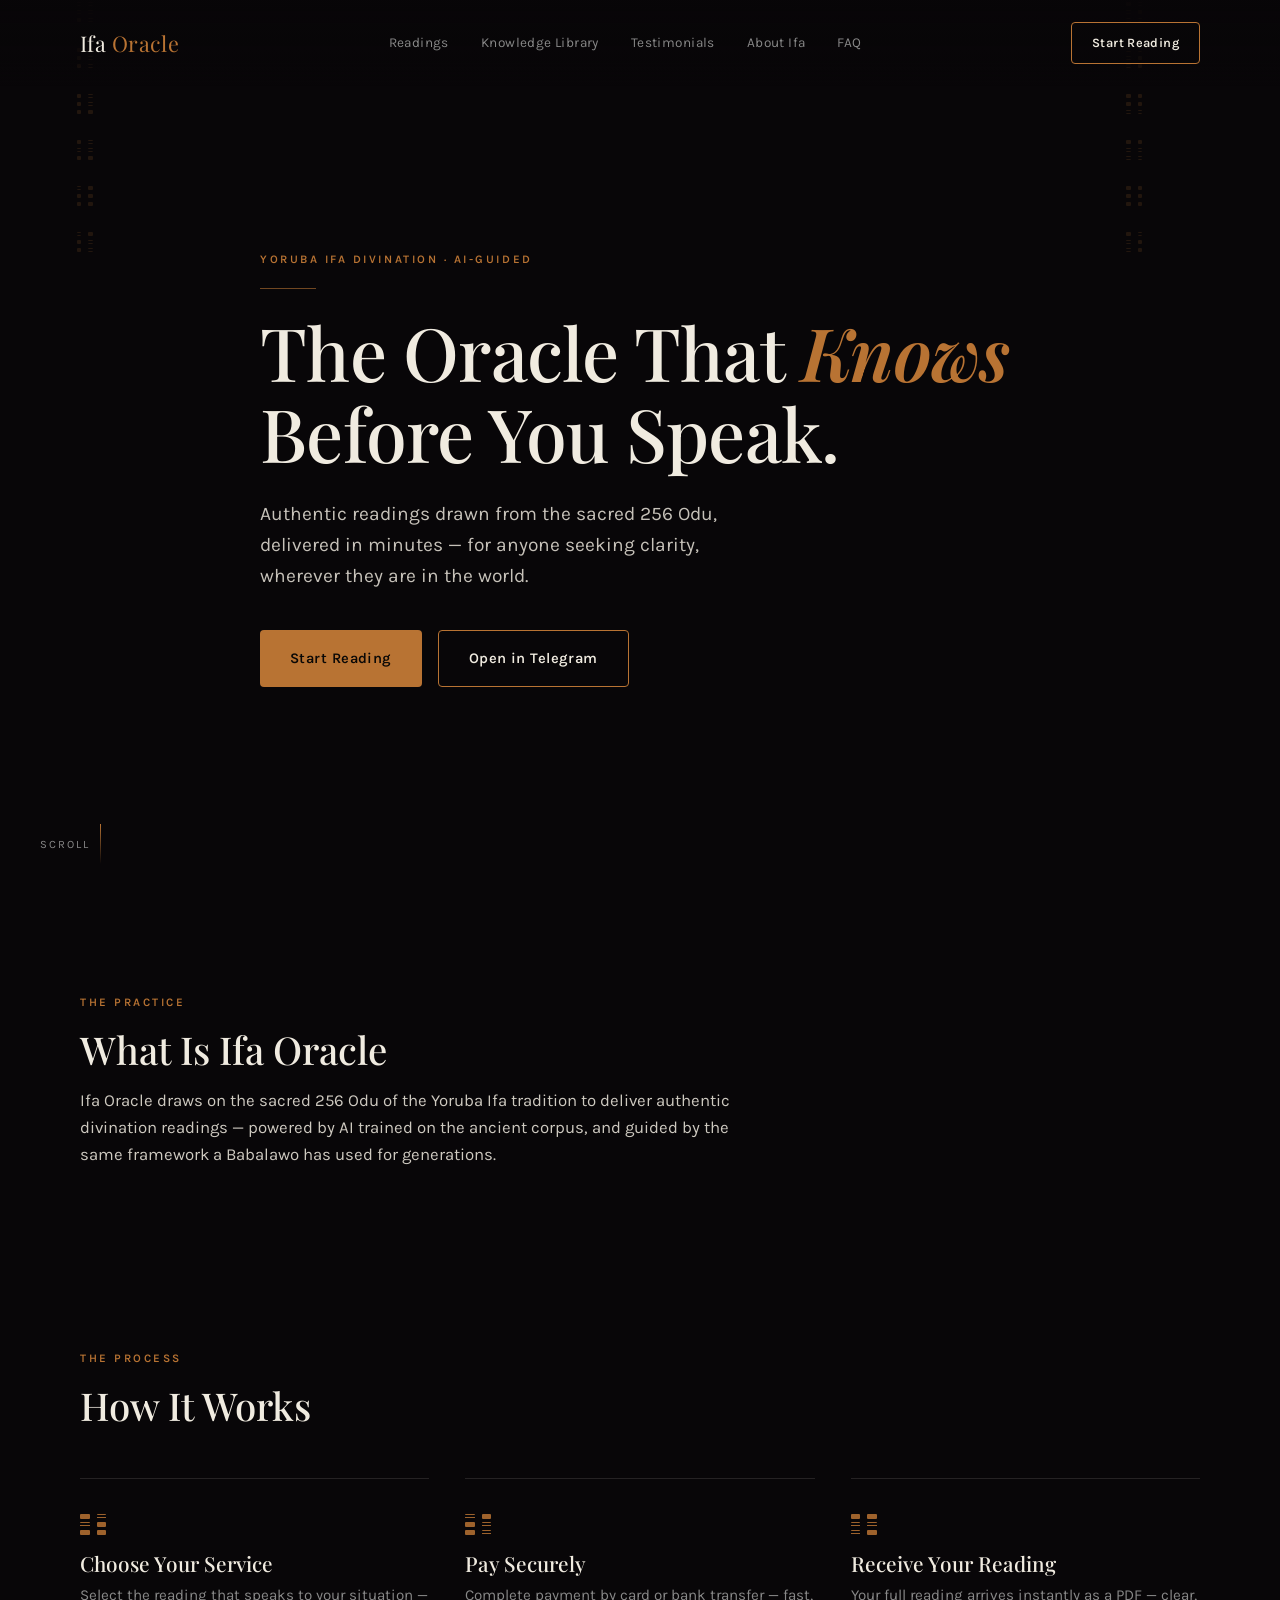
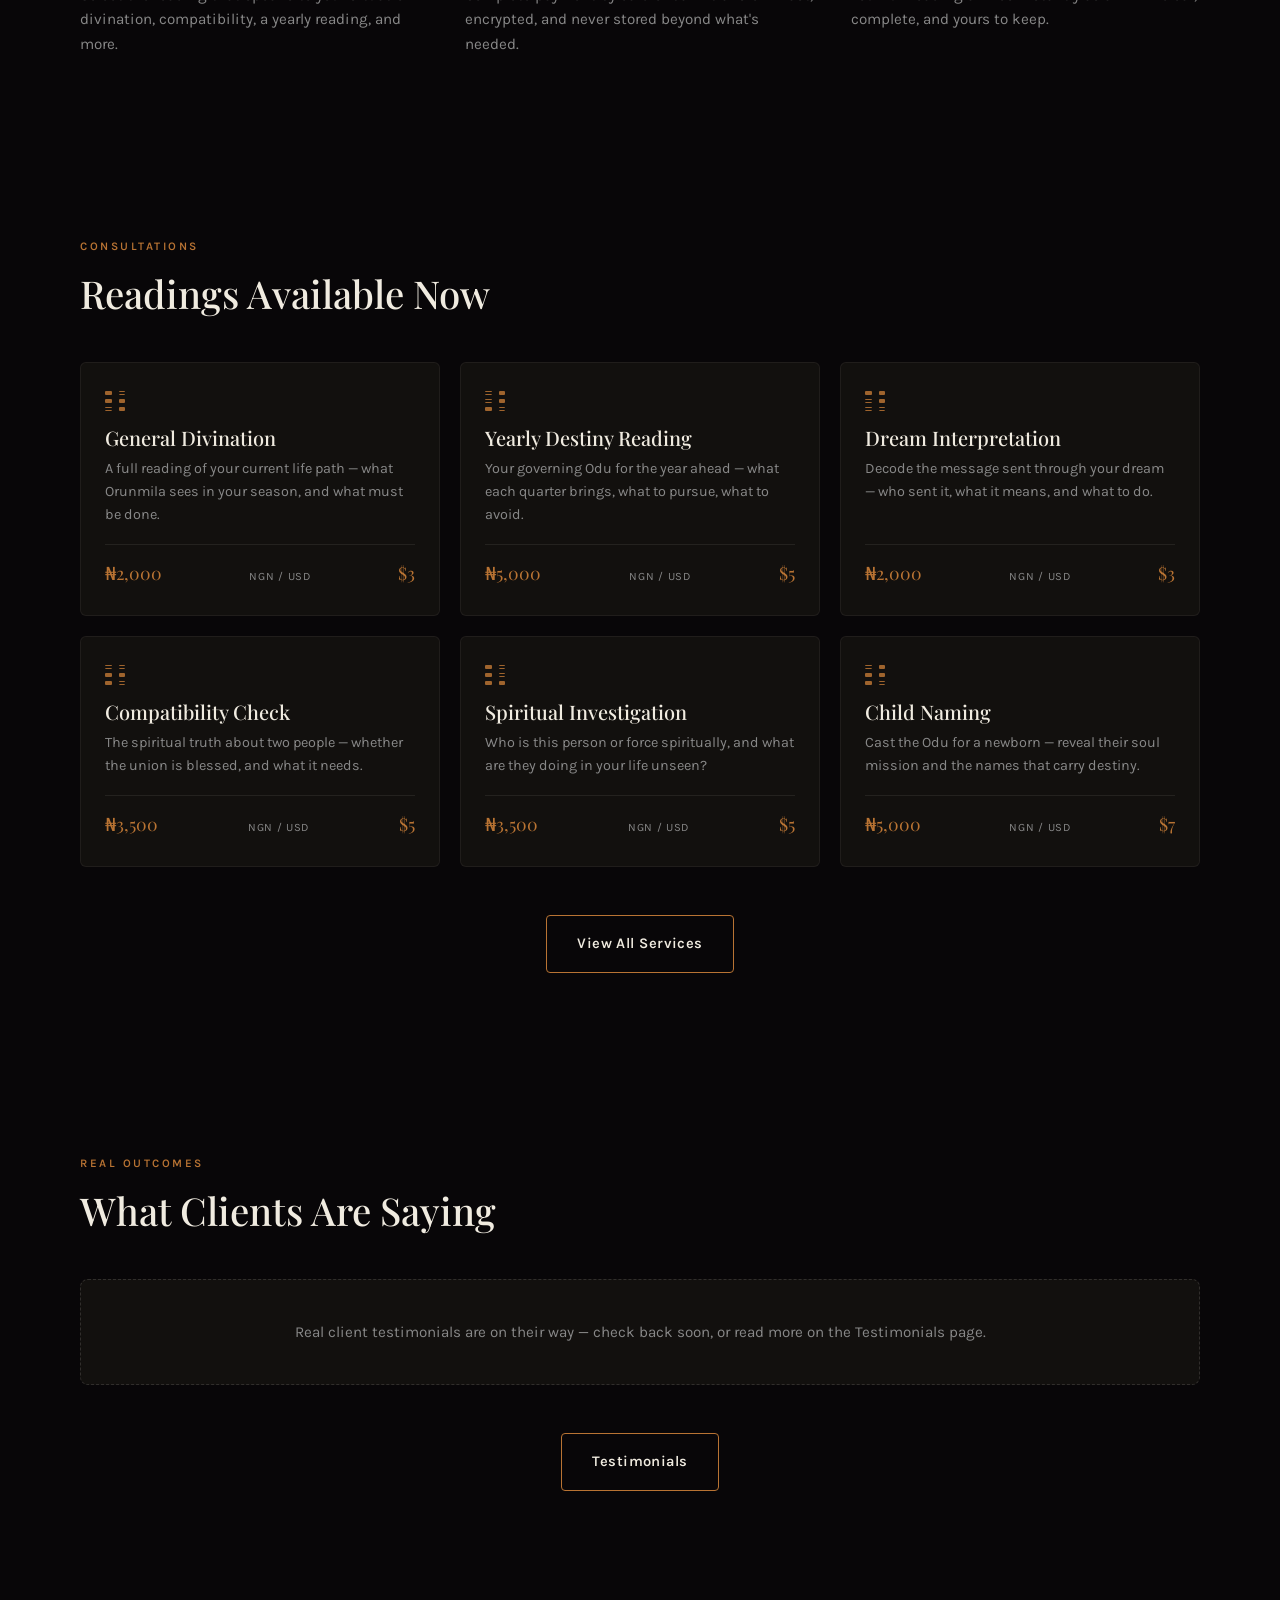
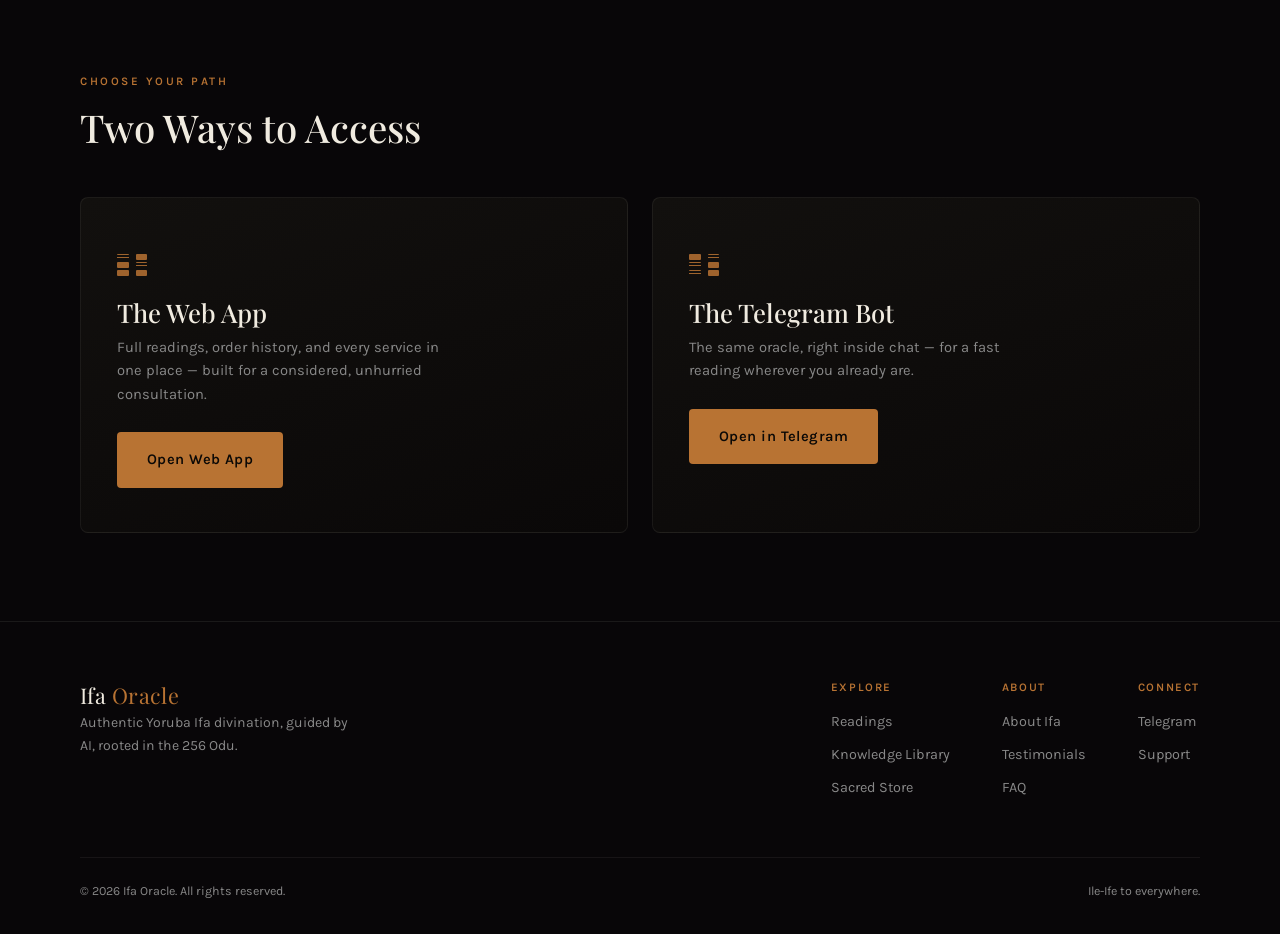
<file: index.html>
<!DOCTYPE html>
<html lang="en">
<head>
<meta charset="UTF-8">
<meta name="viewport" content="width=device-width, initial-scale=1.0">
<title>Ifa Oracle — The Oracle That Knows Before You Speak</title>
<meta name="description" content="Ifa Oracle delivers authentic Yoruba Ifa divination readings, powered by AI trained on the 256 Odu corpus. Available on web and Telegram.">
<link rel="preconnect" href="https://fonts.googleapis.com">
<link rel="preconnect" href="https://fonts.gstatic.com" crossorigin>
<link href="https://fonts.googleapis.com/css2?family=Playfair+Display:ital,wght@0,500;0,600;0,700;1,500&family=Karla:wght@400;500;600;700&display=swap" rel="stylesheet">
<link rel="stylesheet" href="styles.css">
<style>
  /* ---------- Home hero (page-specific) ---------- */
  .hero{
    min-height:100svh;
    display:flex;
    flex-direction:column;
    justify-content:center;
    padding-top:120px;
    position:relative;
  }
  .hero-glyphs{position:absolute;inset:0;z-index:0;overflow:hidden;opacity:0.5;pointer-events:none;}
  .hero-glyphs .col{position:absolute;top:-10%;display:flex;flex-direction:column;gap:26px;animation:drift 34s linear infinite;}
  .hero-glyphs .odu-mark{width:16px;opacity:0.35;}
  @keyframes drift{from{transform:translateY(0);}to{transform:translateY(30%);}}
  @media(prefers-reduced-motion:reduce){.hero-glyphs .col{animation:none;}}

  .hero-inner{position:relative;z-index:1;max-width:760px;}
  .hero h1{font-size:clamp(2.4rem, 6vw, 4.6rem);margin:22px 0 26px;letter-spacing:-0.01em;}
  .hero h1 .accent{color:var(--copper);font-style:italic;font-weight:600;}
  .hero p.sub{font-size:clamp(1rem, 2vw, 1.2rem);color:var(--ink);opacity:0.82;max-width:520px;margin-bottom:38px;}

  .scroll-cue{
    position:absolute;bottom:36px;left:20px;z-index:2;
    display:flex;align-items:center;gap:10px;
    font-size:0.7rem;letter-spacing:0.18em;text-transform:uppercase;color:var(--muted);
    cursor:pointer;background:none;border:none;font-family:inherit;transition:color .2s;
  }
  .scroll-cue:hover{color:var(--ink);}
  @media(min-width:900px){.scroll-cue{left:40px;}}
  .scroll-cue::after{content:'';width:1px;height:40px;background:linear-gradient(var(--copper), transparent);animation:pulse 2.2s ease-in-out infinite;}
  @keyframes pulse{0%,100%{opacity:.3;}50%{opacity:1;}}

  /* ---------- What is section ---------- */
  .intro{text-align:left;max-width:680px;}
  .intro h2{font-size:clamp(1.7rem,3.4vw,2.4rem);margin:14px 0 18px;}
  .intro p{font-size:1.05rem;color:var(--ink);opacity:0.85;}

  /* ---------- How it works ---------- */
  .steps{display:grid;gap:36px;margin-top:52px;}
  @media(min-width:800px){.steps{grid-template-columns:repeat(3,1fr);}}
  .step{border-top:1px solid rgba(240,235,224,0.12);padding-top:22px;}
  .step .odu-mark{margin-bottom:18px;width:26px;}
  .step .odu-mark span{height:5px;}
  .step h3{font-size:1.3rem;margin-bottom:8px;font-weight:500;}
  .step p{color:var(--muted);font-size:0.95rem;}
</style>
</head>
<body>

<header>
  <div class="wrap">
    <a href="index.html" class="logo">Ifa <em>Oracle</em></a>
    <nav>
      <a href="readings.html">Readings</a>
      <a href="library.html">Knowledge Library</a>
      <a href="testimonials.html">Testimonials</a>
      <a href="about.html">About Ifa</a>
      <a href="faq.html">FAQ</a>
    </nav>
    <a href="https://app.orispeaks.live" class="btn btn-secondary btn-sm">Start Reading</a>
  </div>
</header>

<!-- HERO -->
<section class="hero">
  <div class="hero-glyphs" aria-hidden="true">
    <div class="col" id="glyphColA" style="left:6%;"></div>
    <div class="col" id="glyphColB" style="left:88%;animation-duration:44s;"></div>
  </div>

  <div class="wrap">
    <div class="hero-inner">
      <span class="eyebrow">Yoruba Ifa Divination · AI-Guided</span>
      <div class="hero-rule" aria-hidden="true"></div>
      <h1>The Oracle That <span class="accent">Knows</span> Before You Speak.</h1>
      <p class="sub">Authentic readings drawn from the sacred 256 Odu, delivered in minutes — for anyone seeking clarity, wherever they are in the world.</p>
      <div class="cta-row">
        <a href="https://app.orispeaks.live" class="btn btn-primary">Start Reading</a>
        <a href="https://t.me/Orispeak_bot" class="btn btn-secondary">Open in Telegram</a>
      </div>
    </div>
  </div>

  <button class="scroll-cue" onclick="document.getElementById('what-is-ifa').scrollIntoView({behavior:'smooth'})" aria-label="Scroll to next section">Scroll</button>
</section>

<!-- WHAT IS IFA ORACLE -->
<section id="what-is-ifa">
  <div class="wrap">
    <div class="intro">
      <span class="eyebrow">The Practice</span>
      <h2>What Is Ifa Oracle</h2>
      <p>Ifa Oracle draws on the sacred 256 Odu of the Yoruba Ifa tradition to deliver authentic divination readings — powered by AI trained on the ancient corpus, and guided by the same framework a Babalawo has used for generations.</p>
    </div>
  </div>
</section>

<!-- HOW IT WORKS -->
<section>
  <div class="wrap">
    <span class="eyebrow">The Process</span>
    <div class="section-head"><h2>How It Works</h2></div>
    <div class="steps">
      <div class="step">
        <div class="odu-mark"><span></span><span class="ii"></span><span class="ii"></span><span></span><span></span><span></span></div>
        <h3>Choose Your Service</h3>
        <p>Select the reading that speaks to your situation — divination, compatibility, a yearly reading, and more.</p>
      </div>
      <div class="step">
        <div class="odu-mark"><span class="ii"></span><span></span><span></span><span class="ii"></span><span></span><span class="ii"></span></div>
        <h3>Pay Securely</h3>
        <p>Complete payment by card or bank transfer — fast, encrypted, and never stored beyond what's needed.</p>
      </div>
      <div class="step">
        <div class="odu-mark"><span></span><span></span><span class="ii"></span><span class="ii"></span><span class="ii"></span><span></span></div>
        <h3>Receive Your Reading</h3>
        <p>Your full reading arrives instantly as a PDF — clear, complete, and yours to keep.</p>
      </div>
    </div>
  </div>
</section>

<!-- SERVICES PREVIEW -->
<section id="services">
  <div class="wrap">
    <span class="eyebrow">Consultations</span>
    <div class="section-head"><h2>Readings Available Now</h2></div>
    <div class="card-grid">

      <div class="card">
        <div class="odu-mark"><span></span><span class="ii"></span><span></span><span></span><span class="ii"></span><span></span></div>
        <h3>General Divination</h3>
        <p class="desc">A full reading of your current life path — what Orunmila sees in your season, and what must be done.</p>
        <div class="price">₦2,000 <small>NGN / USD</small> $3</div>
      </div>

      <div class="card">
        <div class="odu-mark"><span class="ii"></span><span></span><span class="ii"></span><span></span><span></span><span class="ii"></span></div>
        <h3>Yearly Destiny Reading</h3>
        <p class="desc">Your governing Odu for the year ahead — what each quarter brings, what to pursue, what to avoid.</p>
        <div class="price">₦5,000 <small>NGN / USD</small> $5</div>
      </div>

      <div class="card">
        <div class="odu-mark"><span></span><span></span><span class="ii"></span><span></span><span class="ii"></span><span class="ii"></span></div>
        <h3>Dream Interpretation</h3>
        <p class="desc">Decode the message sent through your dream — who sent it, what it means, and what to do.</p>
        <div class="price">₦2,000 <small>NGN / USD</small> $3</div>
      </div>

      <div class="card">
        <div class="odu-mark"><span class="ii"></span><span class="ii"></span><span></span><span></span><span></span><span class="ii"></span></div>
        <h3>Compatibility Check</h3>
        <p class="desc">The spiritual truth about two people — whether the union is blessed, and what it needs.</p>
        <div class="price">₦3,500 <small>NGN / USD</small> $5</div>
      </div>

      <div class="card">
        <div class="odu-mark"><span></span><span class="ii"></span><span></span><span class="ii"></span><span></span><span></span></div>
        <h3>Spiritual Investigation</h3>
        <p class="desc">Who is this person or force spiritually, and what are they doing in your life unseen?</p>
        <div class="price">₦3,500 <small>NGN / USD</small> $5</div>
      </div>

      <div class="card">
        <div class="odu-mark"><span class="ii"></span><span></span><span></span><span></span><span></span><span class="ii"></span></div>
        <h3>Child Naming</h3>
        <p class="desc">Cast the Odu for a newborn — reveal their soul mission and the names that carry destiny.</p>
        <div class="price">₦5,000 <small>NGN / USD</small> $7</div>
      </div>

    </div>
    <div class="center-cta">
      <a href="readings.html" class="btn btn-secondary">View All Services</a>
    </div>
  </div>
</section>

<!-- TESTIMONIALS PREVIEW -->
<section>
  <div class="wrap">
    <span class="eyebrow">Real Outcomes</span>
    <div class="section-head"><h2>What Clients Are Saying</h2></div>
    <div class="testi-empty">
      <p>Real client testimonials are on their way — check back soon, or read more on the Testimonials page.</p>
    </div>
    <div class="center-cta">
      <a href="testimonials.html" class="btn btn-secondary">Testimonials</a>
    </div>
  </div>
</section>

<!-- TWO WAYS TO ACCESS -->
<section>
  <div class="wrap">
    <span class="eyebrow">Choose Your Path</span>
    <div class="section-head"><h2>Two Ways to Access</h2></div>
    <div class="access-grid">
      <div class="access-card">
        <div class="odu-mark"><span class="ii"></span><span></span><span></span><span class="ii"></span><span></span><span></span></div>
        <h3>The Web App</h3>
        <p>Full readings, order history, and every service in one place — built for a considered, unhurried consultation.</p>
        <a href="https://app.orispeaks.live" class="btn btn-primary">Open Web App</a>
      </div>
      <div class="access-card">
        <div class="odu-mark"><span></span><span class="ii"></span><span class="ii"></span><span></span><span class="ii"></span><span></span></div>
        <h3>The Telegram Bot</h3>
        <p>The same oracle, right inside chat — for a fast reading wherever you already are.</p>
        <a href="https://t.me/Orispeak_bot" class="btn btn-primary">Open in Telegram</a>
      </div>
    </div>
  </div>
</section>

<footer>
  <div class="wrap">
    <div class="footer-top">
      <div class="footer-brand">
        <a href="index.html" class="logo">Ifa <em>Oracle</em></a>
        <p>Authentic Yoruba Ifa divination, guided by AI, rooted in the 256 Odu.</p>
      </div>
      <div class="footer-links">
        <div class="footer-col">
          <h4>Explore</h4>
          <a href="readings.html">Readings</a>
          <a href="library.html">Knowledge Library</a>
          <a href="store.html">Sacred Store</a>
        </div>
        <div class="footer-col">
          <h4>About</h4>
          <a href="about.html">About Ifa</a>
          <a href="testimonials.html">Testimonials</a>
          <a href="faq.html">FAQ</a>
        </div>
        <div class="footer-col">
          <h4>Connect</h4>
          <a href="https://t.me/Orispeak_bot">Telegram</a>
          <a href="https://t.me/OrispeaksAdmin">Support</a>
        </div>
      </div>
    </div>
    <div class="footer-bottom">
      <span>© 2026 Ifa Oracle. All rights reserved.</span>
      <span>Ile-Ife to everywhere.</span>
    </div>
  </div>
</footer>

<script>
  function buildGlyphColumn(el, count){
    for(let i=0;i<count;i++){
      const mark = document.createElement('div');
      mark.className = 'odu-mark';
      for(let j=0;j<6;j++){
        const s = document.createElement('span');
        if(Math.random() > 0.5) s.className = 'ii';
        mark.appendChild(s);
      }
      el.appendChild(mark);
    }
  }
  const colA = document.getElementById('glyphColA');
  const colB = document.getElementById('glyphColB');
  if(colA && colB){
    buildGlyphColumn(colA, 8);
    buildGlyphColumn(colB, 8);
  }
</script>

</body>
</html>
</file>
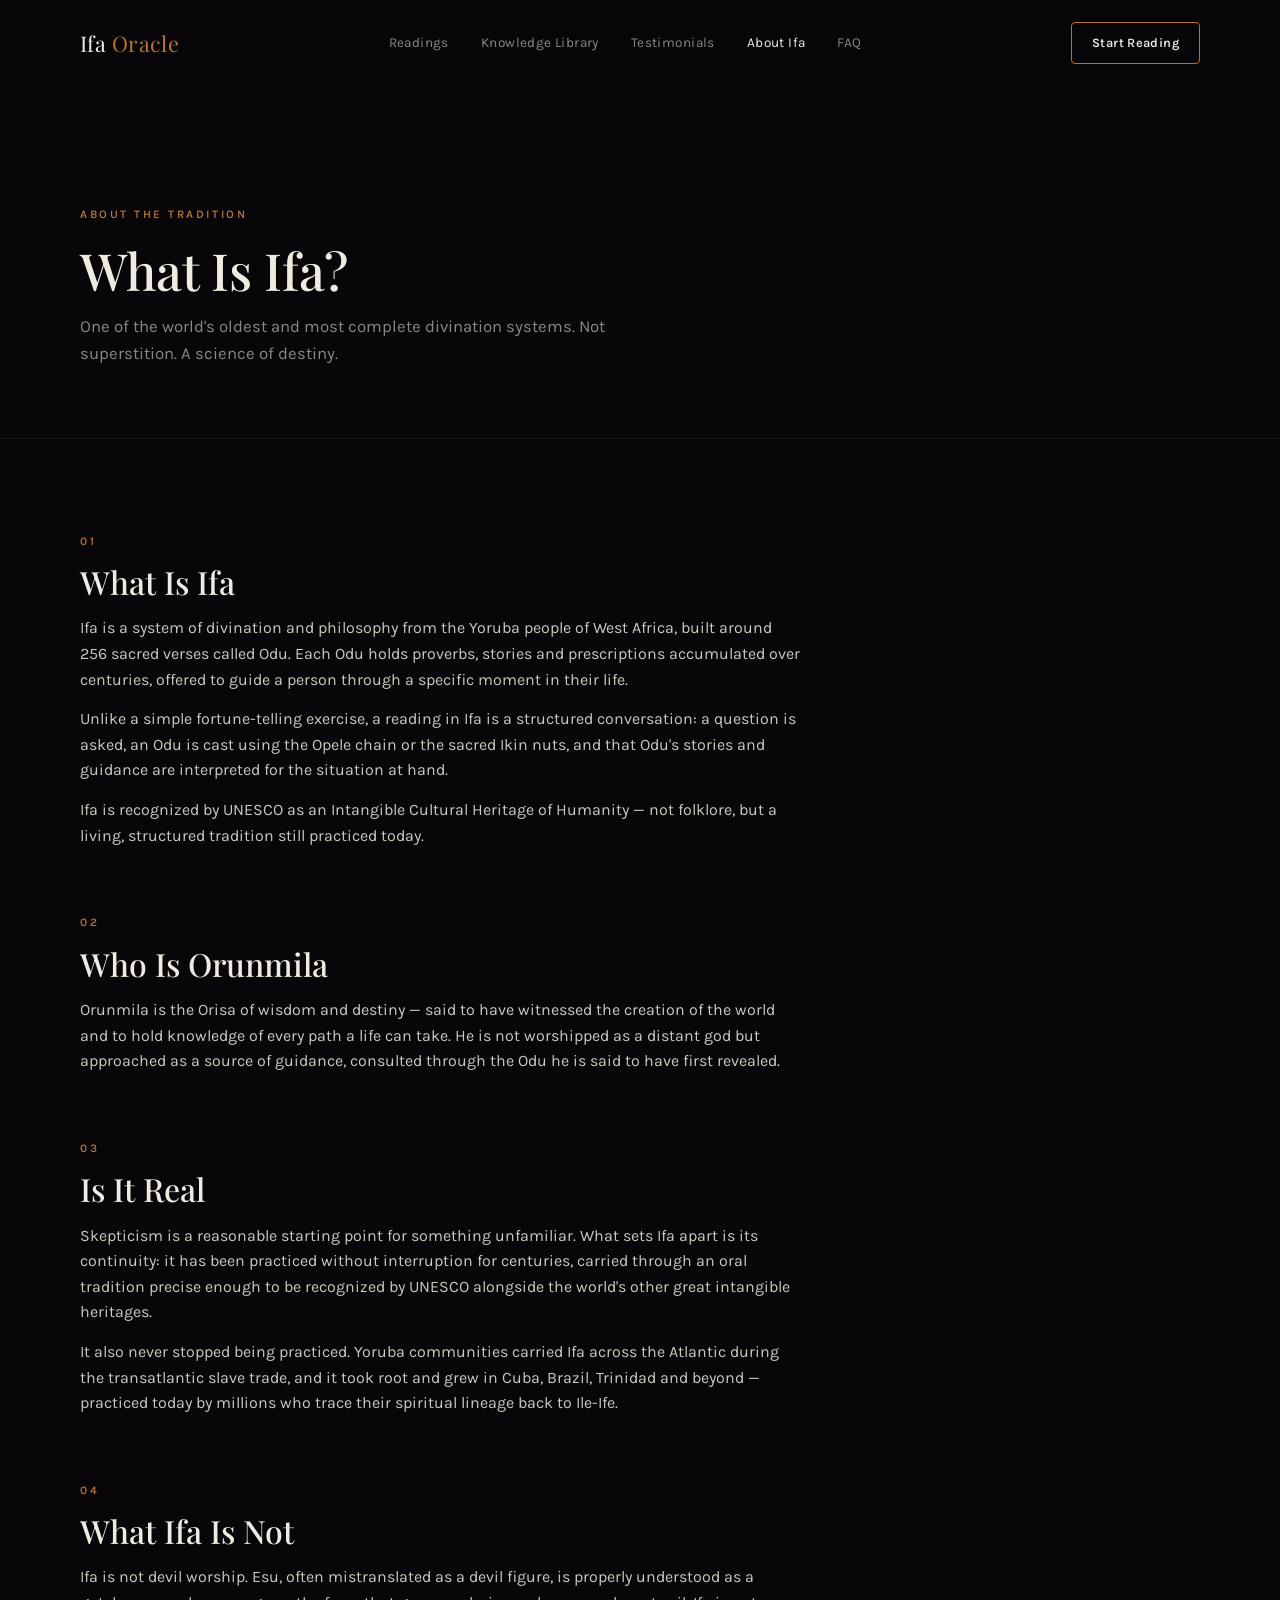
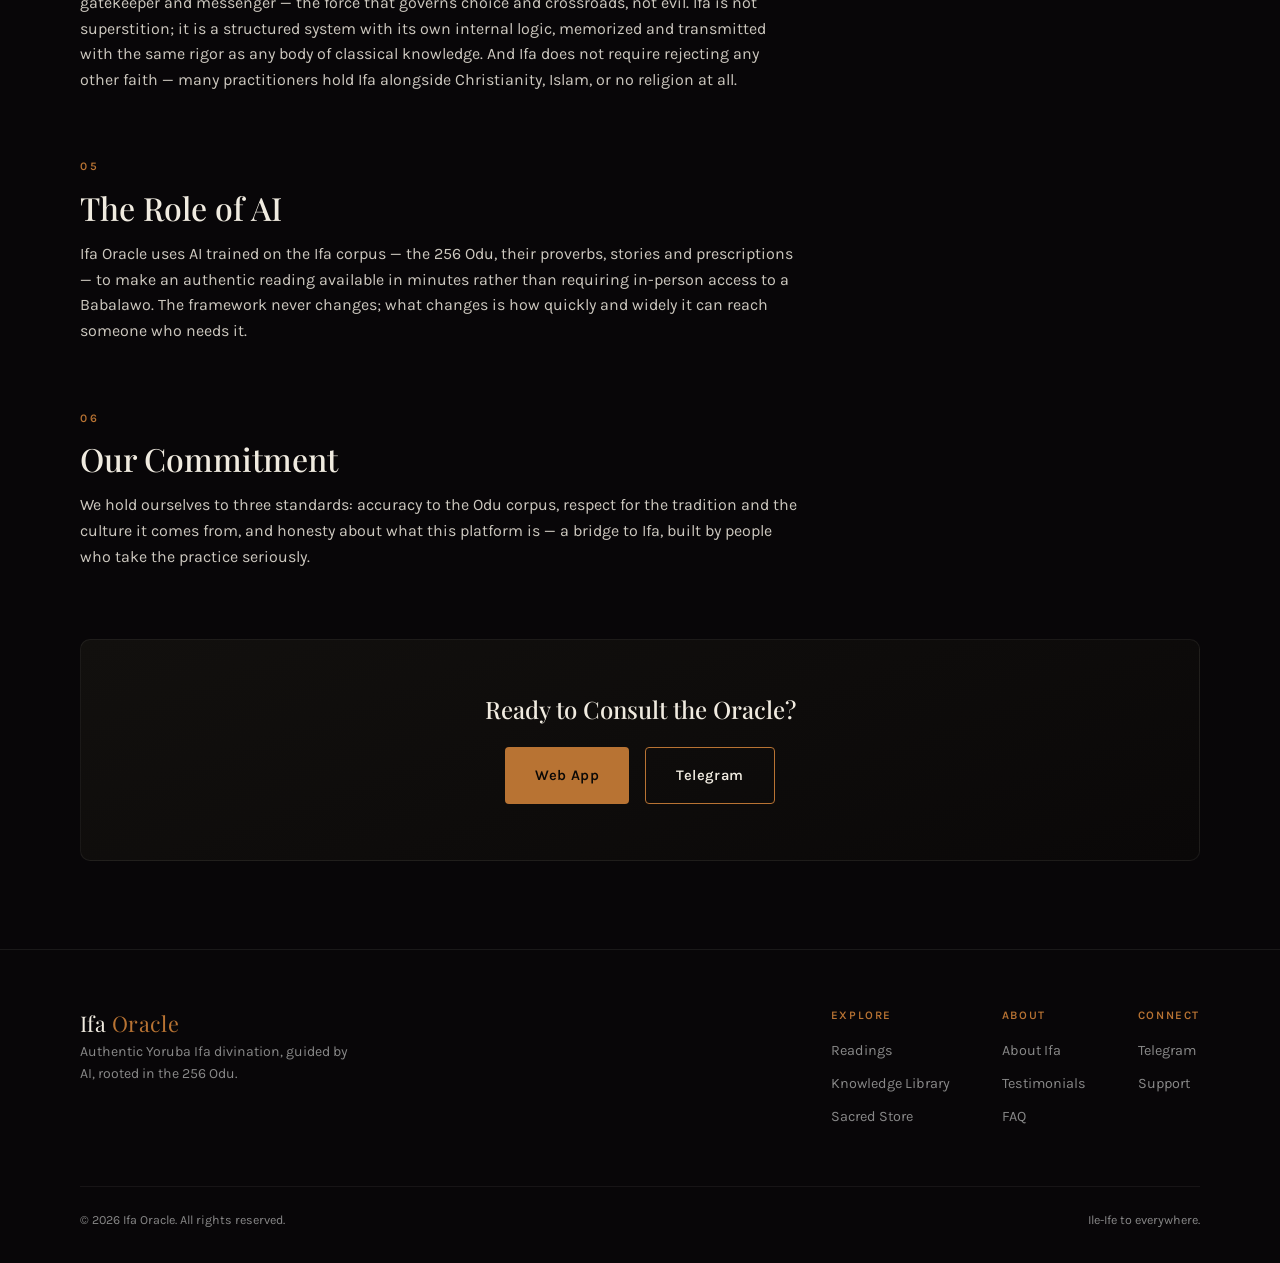
<file: about.html>
<!DOCTYPE html>
<html lang="en">
<head>
<meta charset="UTF-8">
<meta name="viewport" content="width=device-width, initial-scale=1.0">
<title>What Is Ifa? — Ifa Oracle</title>
<meta name="description" content="Ifa is one of the world's oldest and most complete divination systems. Learn what it is, who Orunmila is, and how Ifa Oracle continues the tradition.">
<link rel="preconnect" href="https://fonts.googleapis.com">
<link rel="preconnect" href="https://fonts.gstatic.com" crossorigin>
<link href="https://fonts.googleapis.com/css2?family=Playfair+Display:ital,wght@0,500;0,600;0,700;1,500&family=Karla:wght@400;500;600;700&display=swap" rel="stylesheet">
<link rel="stylesheet" href="styles.css">
<style>
  .about-block{max-width:720px;margin-bottom:60px;}
  .about-block:last-of-type{margin-bottom:0;}
  .about-block h2{font-size:clamp(1.5rem,3vw,2rem);margin-bottom:16px;}
  .about-block p{color:var(--ink);opacity:0.85;font-size:1rem;margin-bottom:14px;}
  .about-block p:last-child{margin-bottom:0;}
  .about-cta{
    margin-top:70px;padding:56px 40px;text-align:center;
    background:linear-gradient(160deg, var(--surface), #0A0808);
    border:1px solid rgba(240,235,224,0.07);border-radius:10px;
  }
  .about-cta h2{margin-bottom:24px;}
</style>
</head>
<body>

<header>
  <div class="wrap">
    <a href="index.html" class="logo">Ifa <em>Oracle</em></a>
    <nav>
      <a href="readings.html">Readings</a>
      <a href="library.html">Knowledge Library</a>
      <a href="testimonials.html">Testimonials</a>
      <a href="about.html" class="active">About Ifa</a>
      <a href="faq.html">FAQ</a>
    </nav>
    <a href="https://app.orispeaks.live" class="btn btn-secondary btn-sm">Start Reading</a>
  </div>
</header>

<section class="page-hero">
  <div class="wrap">
    <span class="eyebrow">About the Tradition</span>
    <h1>What Is Ifa?</h1>
    <p class="sub">One of the world's oldest and most complete divination systems. Not superstition. A science of destiny.</p>
  </div>
</section>

<section>
  <div class="wrap">

    <div class="about-block">
      <span class="eyebrow">01</span>
      <h2 style="margin-top:12px;">What Is Ifa</h2>
      <p>Ifa is a system of divination and philosophy from the Yoruba people of West Africa, built around 256 sacred verses called Odu. Each Odu holds proverbs, stories and prescriptions accumulated over centuries, offered to guide a person through a specific moment in their life.</p>
      <p>Unlike a simple fortune-telling exercise, a reading in Ifa is a structured conversation: a question is asked, an Odu is cast using the Opele chain or the sacred Ikin nuts, and that Odu's stories and guidance are interpreted for the situation at hand.</p>
      <p>Ifa is recognized by UNESCO as an Intangible Cultural Heritage of Humanity — not folklore, but a living, structured tradition still practiced today.</p>
    </div>

    <div class="about-block">
      <span class="eyebrow">02</span>
      <h2 style="margin-top:12px;">Who Is Orunmila</h2>
      <p>Orunmila is the Orisa of wisdom and destiny — said to have witnessed the creation of the world and to hold knowledge of every path a life can take. He is not worshipped as a distant god but approached as a source of guidance, consulted through the Odu he is said to have first revealed.</p>
    </div>

    <div class="about-block">
      <span class="eyebrow">03</span>
      <h2 style="margin-top:12px;">Is It Real</h2>
      <p>Skepticism is a reasonable starting point for something unfamiliar. What sets Ifa apart is its continuity: it has been practiced without interruption for centuries, carried through an oral tradition precise enough to be recognized by UNESCO alongside the world's other great intangible heritages.</p>
      <p>It also never stopped being practiced. Yoruba communities carried Ifa across the Atlantic during the transatlantic slave trade, and it took root and grew in Cuba, Brazil, Trinidad and beyond — practiced today by millions who trace their spiritual lineage back to Ile-Ife.</p>
    </div>

    <div class="about-block">
      <span class="eyebrow">04</span>
      <h2 style="margin-top:12px;">What Ifa Is Not</h2>
      <p>Ifa is not devil worship. Esu, often mistranslated as a devil figure, is properly understood as a gatekeeper and messenger — the force that governs choice and crossroads, not evil. Ifa is not superstition; it is a structured system with its own internal logic, memorized and transmitted with the same rigor as any body of classical knowledge. And Ifa does not require rejecting any other faith — many practitioners hold Ifa alongside Christianity, Islam, or no religion at all.</p>
    </div>

    <div class="about-block">
      <span class="eyebrow">05</span>
      <h2 style="margin-top:12px;">The Role of AI</h2>
      <p>Ifa Oracle uses AI trained on the Ifa corpus — the 256 Odu, their proverbs, stories and prescriptions — to make an authentic reading available in minutes rather than requiring in-person access to a Babalawo. The framework never changes; what changes is how quickly and widely it can reach someone who needs it.</p>
    </div>

    <div class="about-block">
      <span class="eyebrow">06</span>
      <h2 style="margin-top:12px;">Our Commitment</h2>
      <p>We hold ourselves to three standards: accuracy to the Odu corpus, respect for the tradition and the culture it comes from, and honesty about what this platform is — a bridge to Ifa, built by people who take the practice seriously.</p>
    </div>

    <div class="about-cta">
      <h2>Ready to Consult the Oracle?</h2>
      <div class="cta-row" style="justify-content:center;">
        <a href="https://app.orispeaks.live" class="btn btn-primary">Web App</a>
        <a href="https://t.me/Orispeak_bot" class="btn btn-secondary">Telegram</a>
      </div>
    </div>

  </div>
</section>

<footer>
  <div class="wrap">
    <div class="footer-top">
      <div class="footer-brand">
        <a href="index.html" class="logo">Ifa <em>Oracle</em></a>
        <p>Authentic Yoruba Ifa divination, guided by AI, rooted in the 256 Odu.</p>
      </div>
      <div class="footer-links">
        <div class="footer-col">
          <h4>Explore</h4>
          <a href="readings.html">Readings</a>
          <a href="library.html">Knowledge Library</a>
          <a href="store.html">Sacred Store</a>
        </div>
        <div class="footer-col">
          <h4>About</h4>
          <a href="about.html">About Ifa</a>
          <a href="testimonials.html">Testimonials</a>
          <a href="faq.html">FAQ</a>
        </div>
        <div class="footer-col">
          <h4>Connect</h4>
          <a href="https://t.me/Orispeak_bot">Telegram</a>
          <a href="https://t.me/OrispeaksAdmin">Support</a>
        </div>
      </div>
    </div>
    <div class="footer-bottom">
      <span>© 2026 Ifa Oracle. All rights reserved.</span>
      <span>Ile-Ife to everywhere.</span>
    </div>
  </div>
</footer>

</body>
</html>
</file>
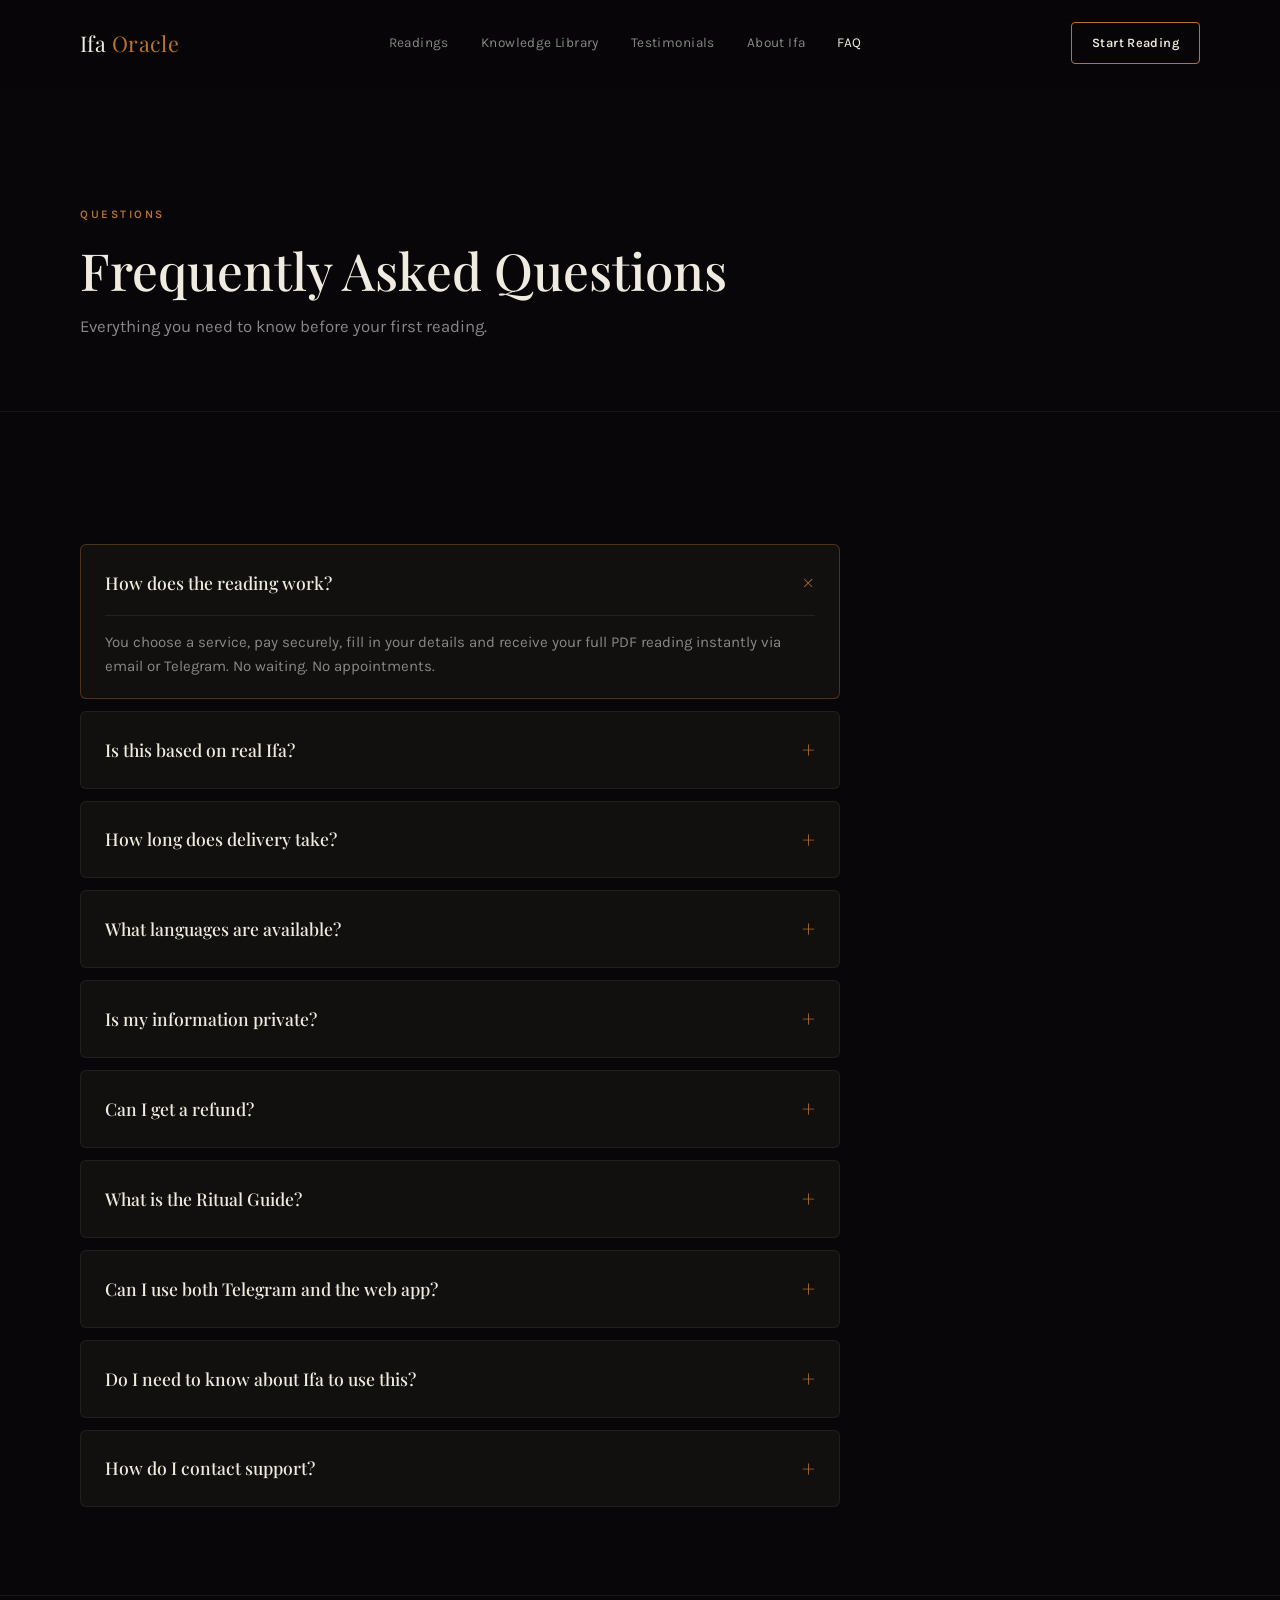
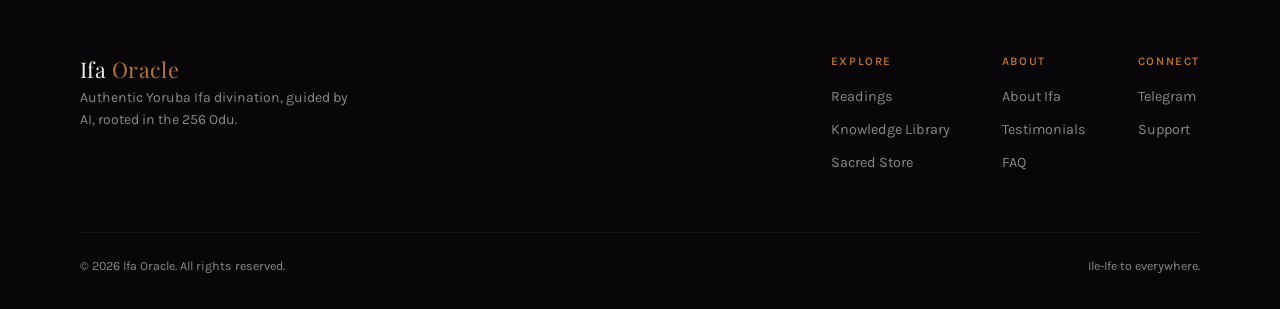
<file: faq.html>
<!DOCTYPE html>
<html lang="en">
<head>
<meta charset="UTF-8">
<meta name="viewport" content="width=device-width, initial-scale=1.0">
<title>FAQ — Ifa Oracle</title>
<meta name="description" content="Answers to common questions about how Ifa Oracle readings work, delivery time, privacy, refunds and more.">
<link rel="preconnect" href="https://fonts.googleapis.com">
<link rel="preconnect" href="https://fonts.gstatic.com" crossorigin>
<link href="https://fonts.googleapis.com/css2?family=Playfair+Display:ital,wght@0,500;0,600;0,700;1,500&family=Karla:wght@400;500;600;700&display=swap" rel="stylesheet">
<link rel="stylesheet" href="styles.css">
<style>
  .faq-list{max-width:760px;margin-top:44px;display:flex;flex-direction:column;gap:12px;}
  details.faq-item{
    background:var(--surface);border:1px solid rgba(240,235,224,0.07);
    border-radius:6px;padding:20px 24px;
  }
  details.faq-item[open]{border-color:rgba(184,115,51,0.35);}
  details.faq-item summary{
    cursor:pointer;list-style:none;
    display:flex;justify-content:space-between;align-items:center;gap:16px;
    font-family:var(--serif);font-size:1.1rem;font-weight:500;
  }
  details.faq-item summary::-webkit-details-marker{display:none;}
  details.faq-item summary .plus{color:var(--copper);font-size:1.4rem;flex-shrink:0;transition:transform .2s;}
  details.faq-item[open] summary .plus{transform:rotate(45deg);}
  details.faq-item .faq-answer{
    margin-top:14px;padding-top:14px;border-top:1px solid rgba(240,235,224,0.08);
    color:var(--muted);font-size:0.94rem;
  }
</style>
</head>
<body>

<header>
  <div class="wrap">
    <a href="index.html" class="logo">Ifa <em>Oracle</em></a>
    <nav>
      <a href="readings.html">Readings</a>
      <a href="library.html">Knowledge Library</a>
      <a href="testimonials.html">Testimonials</a>
      <a href="about.html">About Ifa</a>
      <a href="faq.html" class="active">FAQ</a>
    </nav>
    <a href="https://app.orispeaks.live" class="btn btn-secondary btn-sm">Start Reading</a>
  </div>
</header>

<section class="page-hero">
  <div class="wrap">
    <span class="eyebrow">Questions</span>
    <h1>Frequently Asked Questions</h1>
    <p class="sub">Everything you need to know before your first reading.</p>
  </div>
</section>

<section>
  <div class="wrap">
    <div class="faq-list">

      <details class="faq-item" open>
        <summary>How does the reading work? <span class="plus">+</span></summary>
        <div class="faq-answer">You choose a service, pay securely, fill in your details and receive your full PDF reading instantly via email or Telegram. No waiting. No appointments.</div>
      </details>

      <details class="faq-item">
        <summary>Is this based on real Ifa? <span class="plus">+</span></summary>
        <div class="faq-answer">Yes. Every reading is generated from the authentic 256 Odu corpus with correct Yoruba proverbs, ese Ifa verses, Orisa prescriptions and Ebo categories — the same framework a trained Babalawo uses.</div>
      </details>

      <details class="faq-item">
        <summary>How long does delivery take? <span class="plus">+</span></summary>
        <div class="faq-answer">Most readings are delivered within 5 minutes of payment. During high traffic, up to 15 minutes.</div>
      </details>

      <details class="faq-item">
        <summary>What languages are available? <span class="plus">+</span></summary>
        <div class="faq-answer">English, Yoruba, and Nigerian Pidgin. Select your language when placing your order.</div>
      </details>

      <details class="faq-item">
        <summary>Is my information private? <span class="plus">+</span></summary>
        <div class="faq-answer">Completely. Your details are never shared, sold or stored beyond what is needed to deliver your reading.</div>
      </details>

      <details class="faq-item">
        <summary>Can I get a refund? <span class="plus">+</span></summary>
        <div class="faq-answer">If your reading was not delivered, you will receive a full refund. Contact admin with your payment reference.</div>
      </details>

      <details class="faq-item">
        <summary>What is the Ritual Guide? <span class="plus">+</span></summary>
        <div class="faq-answer">An optional add-on that gives you the full Ebo prescription — every ingredient, the step-by-step ritual, the prayer in English and Yoruba, and signs to watch for.</div>
      </details>

      <details class="faq-item">
        <summary>Can I use both Telegram and the web app? <span class="plus">+</span></summary>
        <div class="faq-answer">Yes. Both platforms use the same AI engine and deliver the same quality reading. Use whichever is more convenient.</div>
      </details>

      <details class="faq-item">
        <summary>Do I need to know about Ifa to use this? <span class="plus">+</span></summary>
        <div class="faq-answer">No. The readings are written in clear language that anyone can understand, whether you are new to Ifa or deeply familiar with the tradition.</div>
      </details>

      <details class="faq-item">
        <summary>How do I contact support? <span class="plus">+</span></summary>
        <div class="faq-answer">Message the Telegram admin directly at <a href="https://t.me/OrispeaksAdmin" style="color:var(--copper);">@OrispeaksAdmin</a> or use the contact form on this site.</div>
      </details>

    </div>
  </div>
</section>

<footer>
  <div class="wrap">
    <div class="footer-top">
      <div class="footer-brand">
        <a href="index.html" class="logo">Ifa <em>Oracle</em></a>
        <p>Authentic Yoruba Ifa divination, guided by AI, rooted in the 256 Odu.</p>
      </div>
      <div class="footer-links">
        <div class="footer-col">
          <h4>Explore</h4>
          <a href="readings.html">Readings</a>
          <a href="library.html">Knowledge Library</a>
          <a href="store.html">Sacred Store</a>
        </div>
        <div class="footer-col">
          <h4>About</h4>
          <a href="about.html">About Ifa</a>
          <a href="testimonials.html">Testimonials</a>
          <a href="faq.html">FAQ</a>
        </div>
        <div class="footer-col">
          <h4>Connect</h4>
          <a href="https://t.me/Orispeak_bot">Telegram</a>
          <a href="https://t.me/OrispeaksAdmin">Support</a>
        </div>
      </div>
    </div>
    <div class="footer-bottom">
      <span>© 2026 Ifa Oracle. All rights reserved.</span>
      <span>Ile-Ife to everywhere.</span>
    </div>
  </div>
</footer>

</body>
</html>
</file>
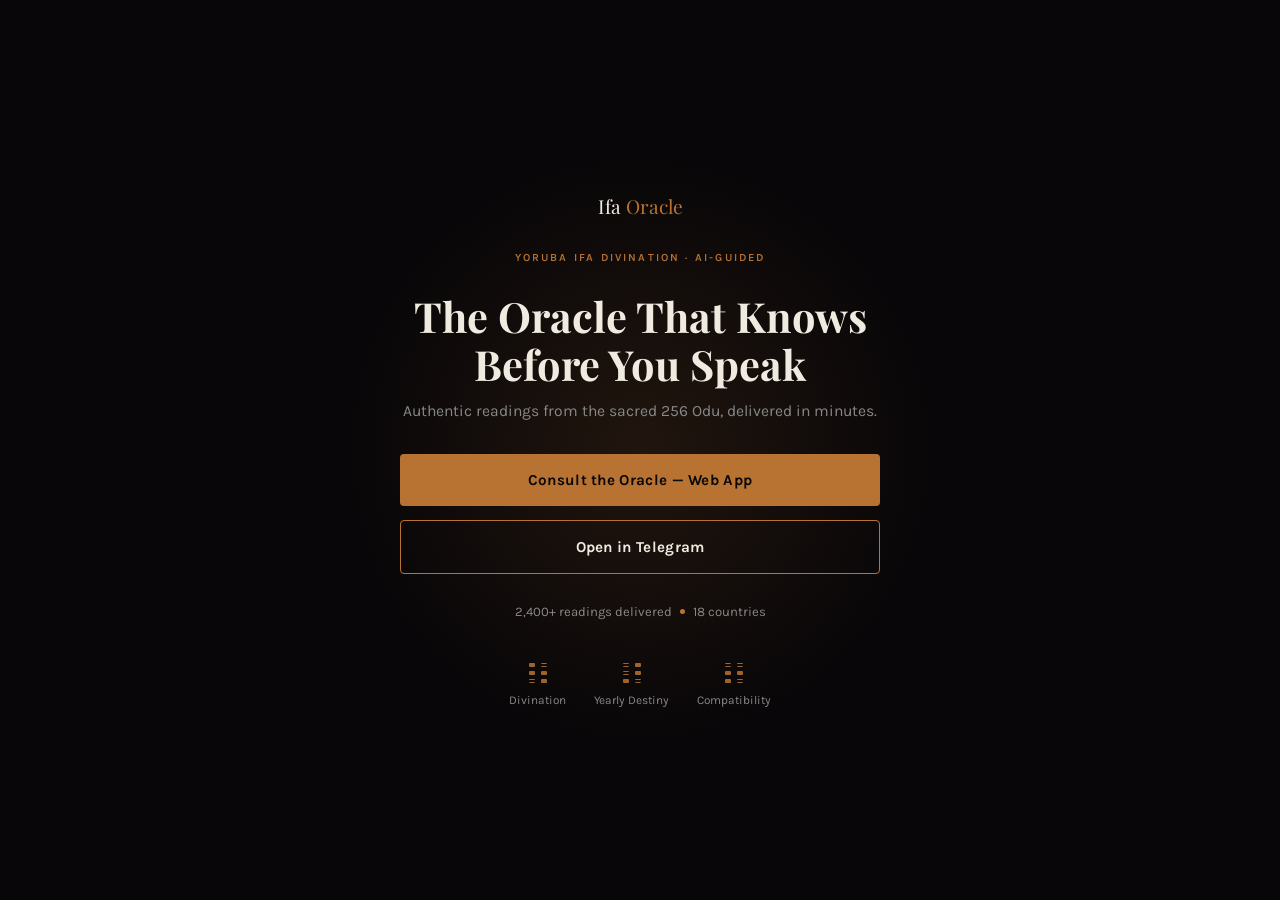
<file: funnel.html>
<!DOCTYPE html>
<html lang="en">
<head>
<meta charset="UTF-8">
<meta name="viewport" content="width=device-width, initial-scale=1.0">
<title>Ifa Oracle — Consult the Oracle</title>
<meta name="description" content="Authentic Ifa divination readings, delivered in minutes. Consult the oracle on web or Telegram.">
<link rel="preconnect" href="https://fonts.googleapis.com">
<link rel="preconnect" href="https://fonts.gstatic.com" crossorigin>
<link href="https://fonts.googleapis.com/css2?family=Playfair+Display:ital,wght@0,600;0,700&family=Karla:wght@400;500;600;700&display=swap" rel="stylesheet">
<style>
  :root{
    --bg:#080608;--ink:#F0EBE0;--copper:#B87333;--muted:#888888;
    --serif:'Playfair Display', serif;--sans:'Karla', sans-serif;
  }
  *{margin:0;padding:0;box-sizing:border-box;}
  body{
    background:var(--bg);color:var(--ink);font-family:var(--sans);
    min-height:100svh;display:flex;flex-direction:column;align-items:center;justify-content:center;
    text-align:center;padding:32px 20px;position:relative;overflow:hidden;
  }
  a{color:inherit;text-decoration:none;}

  .glow{
    position:absolute;top:50%;left:50%;
    width:600px;height:600px;
    background:radial-gradient(circle, rgba(184,115,51,0.14), transparent 70%);
    transform:translate(-50%,-50%);
    animation:breathe 6s ease-in-out infinite;
    pointer-events:none;
  }
  @keyframes breathe{0%,100%{opacity:0.6;}50%{opacity:1;}}
  @media(prefers-reduced-motion:reduce){.glow{animation:none;}}

  .content{position:relative;z-index:1;max-width:480px;}

  .logo{font-family:var(--serif);font-size:1.2rem;margin-bottom:32px;}
  .logo em{font-style:normal;color:var(--copper);}
  .tagline{
    font-size:0.68rem;letter-spacing:0.2em;text-transform:uppercase;
    color:var(--copper);margin-top:6px;font-weight:600;
  }

  h1{
    font-family:var(--serif);font-weight:700;
    font-size:clamp(1.9rem, 6vw, 2.6rem);
    line-height:1.15;margin:28px 0 14px;
  }
  p.desc{color:var(--muted);font-size:0.98rem;margin-bottom:34px;}

  .cta-row{display:flex;flex-direction:column;gap:14px;}
  .btn{
    display:flex;align-items:center;justify-content:center;
    padding:17px 26px;font-size:0.95rem;font-weight:700;letter-spacing:0.02em;
    border-radius:4px;transition:filter .18s ease;
  }
  .btn-primary{background:var(--copper);color:#0A0806;}
  .btn-primary:hover{filter:brightness(1.12);}
  .btn-secondary{background:transparent;color:var(--ink);border:1px solid var(--copper);}
  .btn-secondary:hover{background:rgba(184,115,51,0.1);}

  .social-proof{
    margin-top:30px;font-size:0.82rem;color:var(--muted);
    display:flex;align-items:center;justify-content:center;gap:8px;
  }
  .social-proof .dot{width:5px;height:5px;border-radius:50%;background:var(--copper);}

  .services-row{
    margin-top:44px;display:flex;justify-content:center;gap:28px;flex-wrap:wrap;
  }
  .service-icon{display:flex;flex-direction:column;align-items:center;gap:10px;}
  .odu-mark{
    display:inline-grid;grid-template-columns:repeat(2,1fr);grid-auto-rows:4px;
    gap:4px 6px;width:18px;
  }
  .odu-mark span{height:4px;border-radius:1px;background:var(--copper);opacity:0.85;}
  .odu-mark span.ii{background:none;border-top:4px double var(--copper);height:0;opacity:0.85;}
  .service-icon span.label{font-size:0.74rem;color:var(--muted);}
</style>
</head>
<body>

<div class="glow" aria-hidden="true"></div>

<div class="content">
  <div class="logo">Ifa <em>Oracle</em></div>
  <div class="tagline">Yoruba Ifa Divination · AI-Guided</div>

  <h1>The Oracle That Knows Before You Speak</h1>
  <p class="desc">Authentic readings from the sacred 256 Odu, delivered in minutes.</p>

  <div class="cta-row">
    <a href="https://app.orispeaks.live" class="btn btn-primary">Consult the Oracle — Web App</a>
    <a href="https://t.me/Orispeak_bot" class="btn btn-secondary">Open in Telegram</a>
  </div>

  <div class="social-proof">2,400+ readings delivered <span class="dot"></span> 18 countries</div>

  <div class="services-row">
    <div class="service-icon">
      <div class="odu-mark"><span></span><span class="ii"></span><span></span><span></span><span class="ii"></span><span></span></div>
      <span class="label">Divination</span>
    </div>
    <div class="service-icon">
      <div class="odu-mark"><span class="ii"></span><span></span><span class="ii"></span><span></span><span></span><span class="ii"></span></div>
      <span class="label">Yearly Destiny</span>
    </div>
    <div class="service-icon">
      <div class="odu-mark"><span class="ii"></span><span class="ii"></span><span></span><span></span><span></span><span class="ii"></span></div>
      <span class="label">Compatibility</span>
    </div>
  </div>
</div>

</body>
</html>
</file>
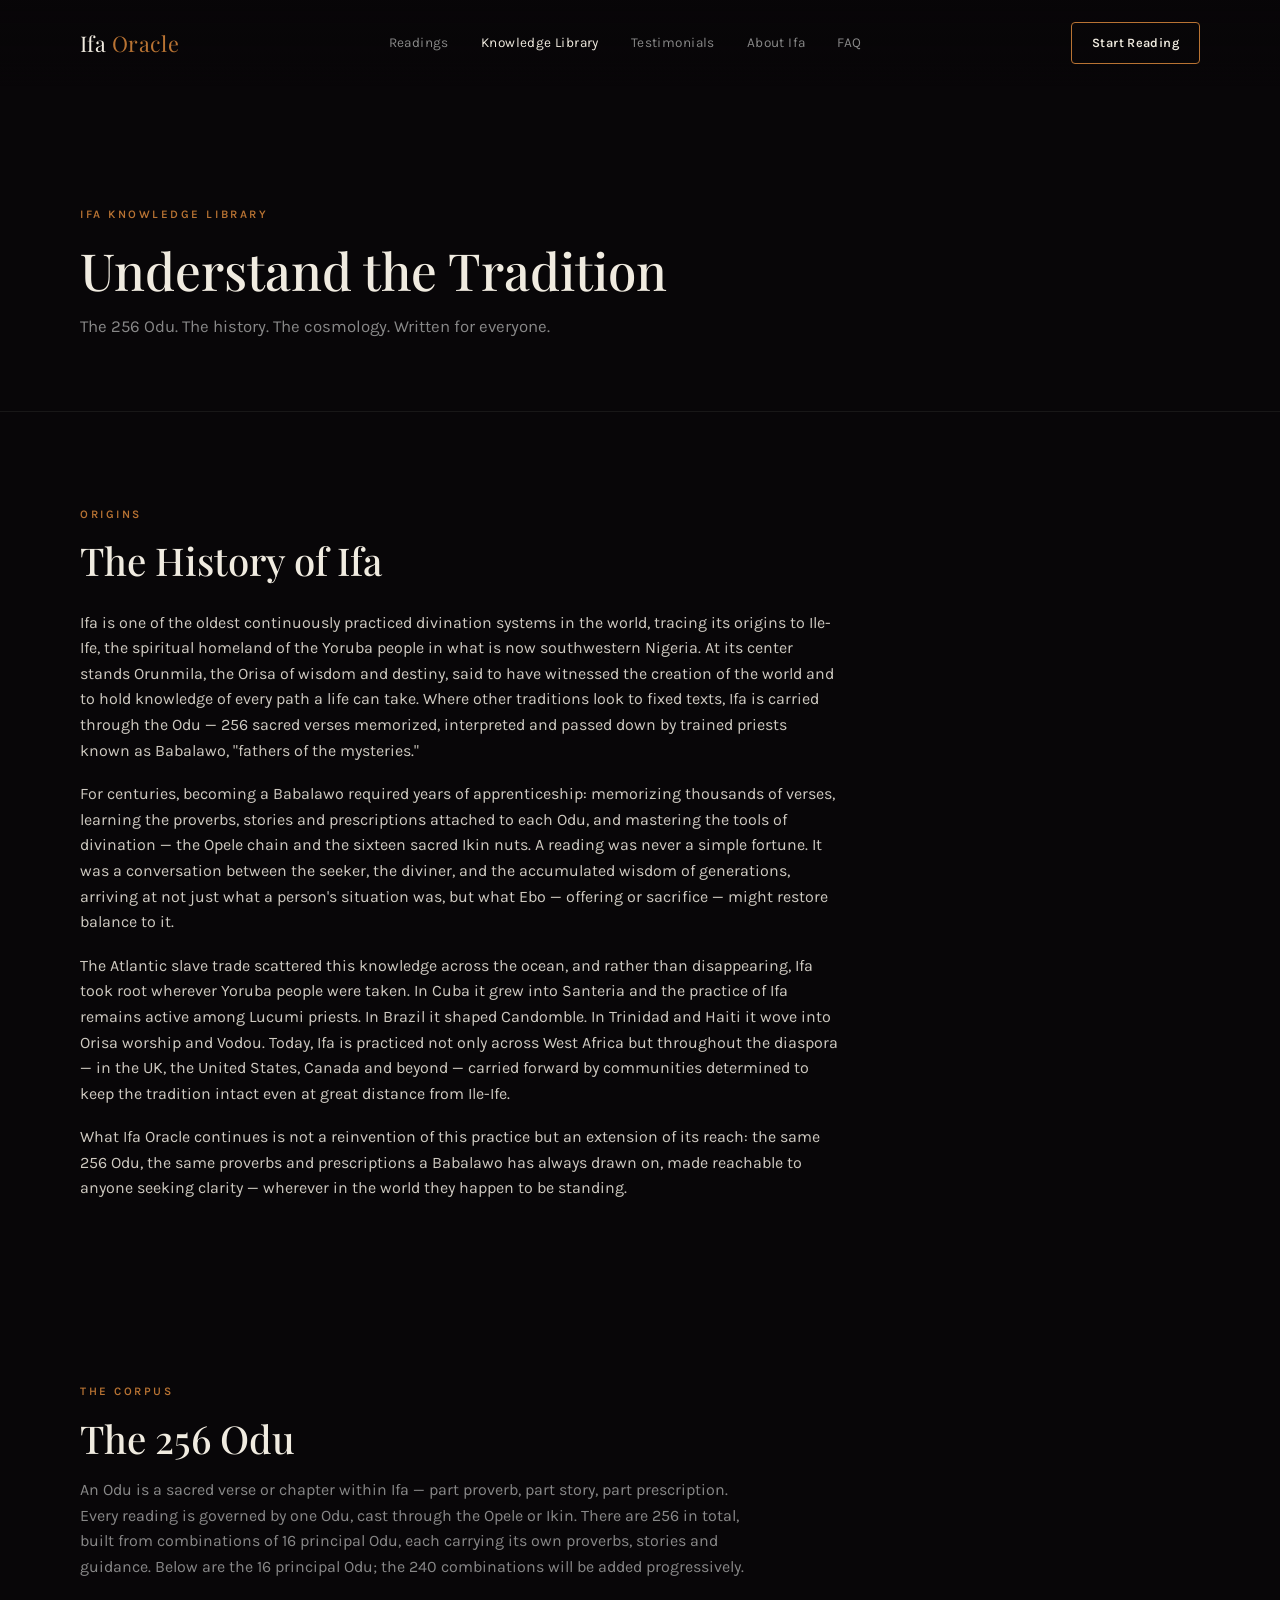
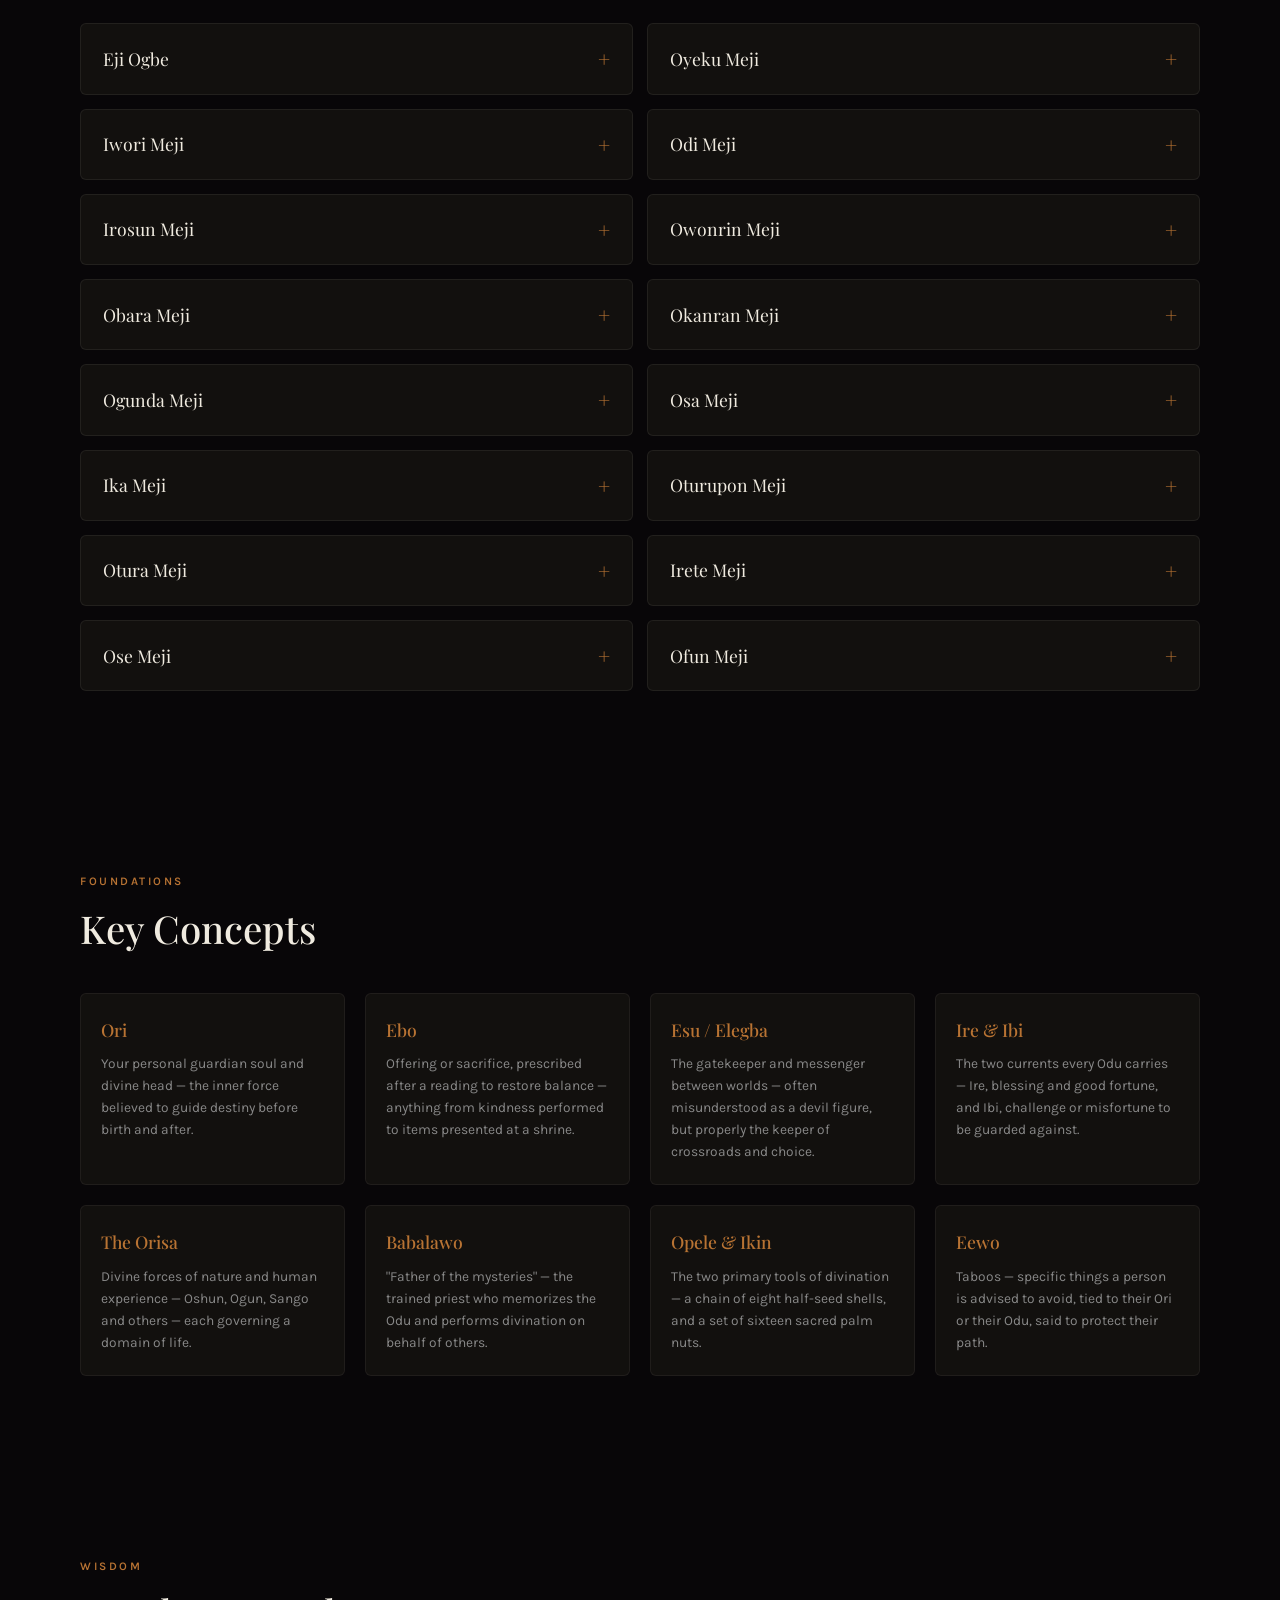
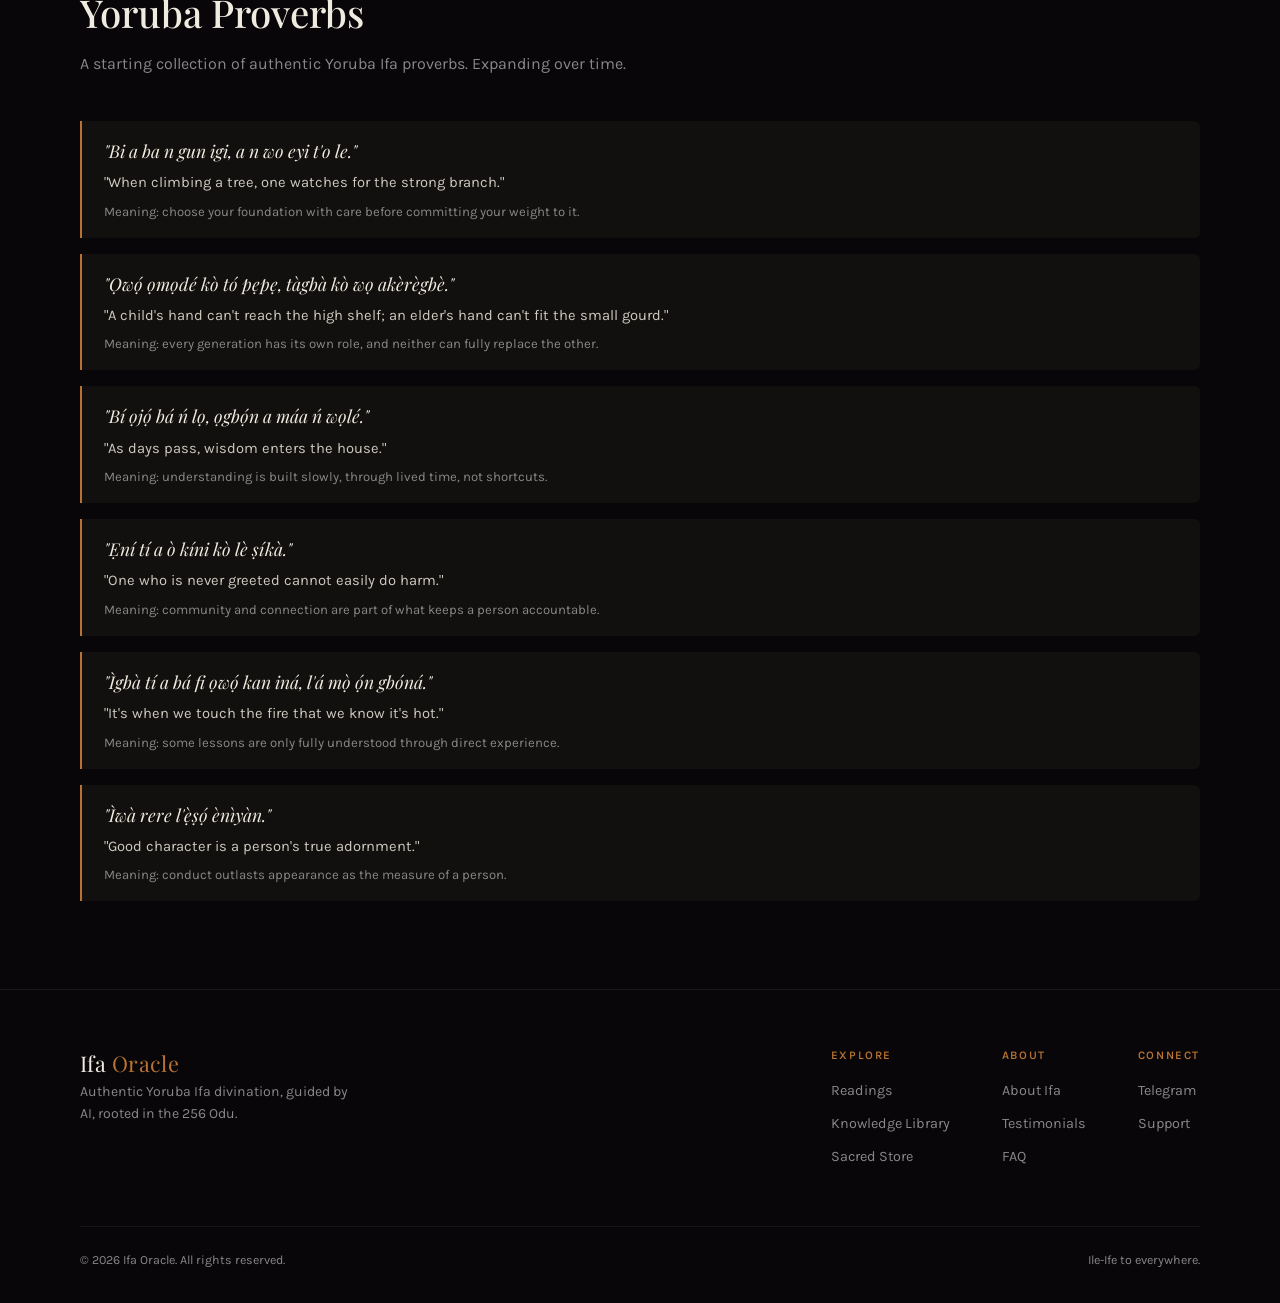
<file: library.html>
<!DOCTYPE html>
<html lang="en">
<head>
<meta charset="UTF-8">
<meta name="viewport" content="width=device-width, initial-scale=1.0">
<title>The Ifa Knowledge Library — Ifa Oracle</title>
<meta name="description" content="Understand the tradition behind every reading — the history of Ifa, the 256 Odu, and the key concepts of Yoruba spirituality.">
<link rel="preconnect" href="https://fonts.googleapis.com">
<link rel="preconnect" href="https://fonts.gstatic.com" crossorigin>
<link href="https://fonts.googleapis.com/css2?family=Playfair+Display:ital,wght@0,500;0,600;0,700;1,500&family=Karla:wght@400;500;600;700&display=swap" rel="stylesheet">
<link rel="stylesheet" href="styles.css">
<style>
  .article{max-width:760px;}
  .article p{color:var(--ink);opacity:0.86;font-size:1rem;margin-bottom:18px;}
  .article p:last-child{margin-bottom:0;}

  .odu-grid{display:grid;gap:14px;margin-top:44px;}
  @media(min-width:700px){.odu-grid{grid-template-columns:repeat(2,1fr);}}

  details.odu-card{
    background:var(--surface);
    border:1px solid rgba(240,235,224,0.07);
    border-radius:6px;
    padding:18px 22px;
  }
  details.odu-card[open]{border-color:rgba(184,115,51,0.35);}
  details.odu-card summary{
    cursor:pointer;
    display:flex;
    justify-content:space-between;
    align-items:center;
    list-style:none;
    font-family:var(--serif);
    font-size:1.1rem;
  }
  details.odu-card summary::-webkit-details-marker{display:none;}
  details.odu-card summary .plus{color:var(--copper);font-size:1.3rem;transition:transform .2s;}
  details.odu-card[open] summary .plus{transform:rotate(45deg);}
  details.odu-card .odu-meaning{color:var(--muted);font-size:0.9rem;margin-top:4px;}
  details.odu-card .odu-body{
    margin-top:14px;padding-top:14px;
    border-top:1px solid rgba(240,235,224,0.08);
    font-size:0.9rem;color:var(--ink);opacity:0.85;
  }

  .concept-grid{display:grid;gap:20px;margin-top:44px;}
  @media(min-width:640px){.concept-grid{grid-template-columns:repeat(2,1fr);}}
  @media(min-width:1000px){.concept-grid{grid-template-columns:repeat(4,1fr);}}
  .concept-card{
    background:var(--surface);border:1px solid rgba(240,235,224,0.06);
    border-radius:6px;padding:22px 20px;
  }
  .concept-card h4{font-family:var(--serif);font-size:1.1rem;font-weight:500;margin-bottom:8px;color:var(--copper);}
  .concept-card p{color:var(--muted);font-size:0.86rem;}

  .proverb-list{margin-top:44px;display:grid;gap:16px;}
  .proverb{
    background:var(--surface);border-left:2px solid var(--copper);
    padding:16px 22px;border-radius:0 6px 6px 0;
  }
  .proverb .yoruba{font-family:var(--serif);font-style:italic;font-size:1.1rem;margin-bottom:6px;}
  .proverb .translation{color:var(--ink);opacity:0.85;font-size:0.92rem;margin-bottom:6px;}
  .proverb .meaning{color:var(--muted);font-size:0.82rem;}
</style>
</head>
<body>

<header>
  <div class="wrap">
    <a href="index.html" class="logo">Ifa <em>Oracle</em></a>
    <nav>
      <a href="readings.html">Readings</a>
      <a href="library.html" class="active">Knowledge Library</a>
      <a href="testimonials.html">Testimonials</a>
      <a href="about.html">About Ifa</a>
      <a href="faq.html">FAQ</a>
    </nav>
    <a href="https://app.orispeaks.live" class="btn btn-secondary btn-sm">Start Reading</a>
  </div>
</header>

<section class="page-hero">
  <div class="wrap">
    <span class="eyebrow">Ifa Knowledge Library</span>
    <h1>Understand the Tradition</h1>
    <p class="sub">The 256 Odu. The history. The cosmology. Written for everyone.</p>
  </div>
</section>

<!-- HISTORY -->
<section>
  <div class="wrap">
    <span class="eyebrow">Origins</span>
    <div class="section-head"><h2>The History of Ifa</h2></div>
    <div class="article" style="margin-top:28px;">
      <p>Ifa is one of the oldest continuously practiced divination systems in the world, tracing its origins to Ile-Ife, the spiritual homeland of the Yoruba people in what is now southwestern Nigeria. At its center stands Orunmila, the Orisa of wisdom and destiny, said to have witnessed the creation of the world and to hold knowledge of every path a life can take. Where other traditions look to fixed texts, Ifa is carried through the Odu — 256 sacred verses memorized, interpreted and passed down by trained priests known as Babalawo, "fathers of the mysteries."</p>
      <p>For centuries, becoming a Babalawo required years of apprenticeship: memorizing thousands of verses, learning the proverbs, stories and prescriptions attached to each Odu, and mastering the tools of divination — the Opele chain and the sixteen sacred Ikin nuts. A reading was never a simple fortune. It was a conversation between the seeker, the diviner, and the accumulated wisdom of generations, arriving at not just what a person's situation was, but what Ebo — offering or sacrifice — might restore balance to it.</p>
      <p>The Atlantic slave trade scattered this knowledge across the ocean, and rather than disappearing, Ifa took root wherever Yoruba people were taken. In Cuba it grew into Santeria and the practice of Ifa remains active among Lucumi priests. In Brazil it shaped Candomble. In Trinidad and Haiti it wove into Orisa worship and Vodou. Today, Ifa is practiced not only across West Africa but throughout the diaspora — in the UK, the United States, Canada and beyond — carried forward by communities determined to keep the tradition intact even at great distance from Ile-Ife.</p>
      <p>What Ifa Oracle continues is not a reinvention of this practice but an extension of its reach: the same 256 Odu, the same proverbs and prescriptions a Babalawo has always drawn on, made reachable to anyone seeking clarity — wherever in the world they happen to be standing.</p>
    </div>
  </div>
</section>

<!-- THE 256 ODU -->
<section>
  <div class="wrap">
    <span class="eyebrow">The Corpus</span>
    <div class="section-head"><h2>The 256 Odu</h2></div>
    <p style="max-width:680px;margin-top:18px;color:var(--muted);">An Odu is a sacred verse or chapter within Ifa — part proverb, part story, part prescription. Every reading is governed by one Odu, cast through the Opele or Ikin. There are 256 in total, built from combinations of 16 principal Odu, each carrying its own proverbs, stories and guidance. Below are the 16 principal Odu; the 240 combinations will be added progressively.</p>

    <div class="odu-grid">

      <details class="odu-card">
        <summary>Eji Ogbe <span class="plus">+</span></summary>
        <div class="odu-meaning">Light, clarity and the dawn of new understanding.</div>
        <div class="odu-body">Considered the first and most senior of the Odu, governing clarity, leadership and beginnings made in full light rather than uncertainty.</div>
      </details>

      <details class="odu-card">
        <summary>Oyeku Meji <span class="plus">+</span></summary>
        <div class="odu-meaning">Darkness, mystery and the wisdom held within endings.</div>
        <div class="odu-body">Balances Eji Ogbe as its counterpart — associated with what is hidden, with death and rebirth, and with the patience required to move through darkness.</div>
      </details>

      <details class="odu-card">
        <summary>Iwori Meji <span class="plus">+</span></summary>
        <div class="odu-meaning">Insight gained through observing what others overlook.</div>
        <div class="odu-body">Linked to perception and the ability to see beneath the surface of a situation — often signaling that hidden knowledge is about to come to light.</div>
      </details>

      <details class="odu-card">
        <summary>Odi Meji <span class="plus">+</span></summary>
        <div class="odu-meaning">Foundations, the womb, and what must be protected.</div>
        <div class="odu-body">Associated with depth, containment and the unseen structures — physical or spiritual — that hold a life or a household together.</div>
      </details>

      <details class="odu-card">
        <summary>Irosun Meji <span class="plus">+</span></summary>
        <div class="odu-meaning">Warning, and the need to honor what came before.</div>
        <div class="odu-body">Often carries a message about ancestral obligation — attention owed to elders, lineage or past agreements that have gone unaddressed.</div>
      </details>

      <details class="odu-card">
        <summary>Owonrin Meji <span class="plus">+</span></summary>
        <div class="odu-meaning">Sudden reversal, and change arriving without warning.</div>
        <div class="odu-body">Governs instability and unpredictable turns of fortune — a call to remain grounded and adaptable when circumstances shift quickly.</div>
      </details>

      <details class="odu-card">
        <summary>Obara Meji <span class="plus">+</span></summary>
        <div class="odu-meaning">Pride, self-worth and the danger of overreach.</div>
        <div class="odu-body">Speaks to confidence and generosity, and the caution needed to keep both from tipping into arrogance or empty boasting.</div>
      </details>

      <details class="odu-card">
        <summary>Okanran Meji <span class="plus">+</span></summary>
        <div class="odu-meaning">Urgency, conflict and the consequences of delay.</div>
        <div class="odu-body">Often points to tension that has been avoided for too long, and the need to act or speak before a situation worsens.</div>
      </details>

      <details class="odu-card">
        <summary>Ogunda Meji <span class="plus">+</span></summary>
        <div class="odu-meaning">Struggle, iron, and the strength forged through hardship.</div>
        <div class="odu-body">Connected to Ogun, Orisa of iron and labor — signaling a path that clears itself through effort, courage and the willingness to fight for it.</div>
      </details>

      <details class="odu-card">
        <summary>Osa Meji <span class="plus">+</span></summary>
        <div class="odu-meaning">Turbulence, and the unseen forces moving beneath a situation.</div>
        <div class="odu-body">Associated with hidden opposition and the power of Aje — a call to spiritual protection and discernment about who can be trusted.</div>
      </details>

      <details class="odu-card">
        <summary>Ika Meji <span class="plus">+</span></summary>
        <div class="odu-meaning">Betrayal, and the wound of a trust broken.</div>
        <div class="odu-body">Frequently addresses harm caused by those close to a person, and the ritual work needed to heal or guard against it.</div>
      </details>

      <details class="odu-card">
        <summary>Oturupon Meji <span class="plus">+</span></summary>
        <div class="odu-meaning">Reputation, secrecy and what is spoken in the dark.</div>
        <div class="odu-body">Governs how a person's name is carried by others — warning against gossip and affirming the protection of one's good standing.</div>
      </details>

      <details class="odu-card">
        <summary>Otura Meji <span class="plus">+</span></summary>
        <div class="odu-meaning">Truth-telling, and the peace that honesty restores.</div>
        <div class="odu-body">Associated with resolving conflict through open speech, and with the healing that follows once the truth is finally spoken.</div>
      </details>

      <details class="odu-card">
        <summary>Irete Meji <span class="plus">+</span></summary>
        <div class="odu-meaning">Perseverance, and rising again after a fall.</div>
        <div class="odu-body">Speaks to resilience — a reminder that setbacks are not final, and that steady effort restores what was thought lost.</div>
      </details>

      <details class="odu-card">
        <summary>Ose Meji <span class="plus">+</span></summary>
        <div class="odu-meaning">Celebration, sweetness and rewards well earned.</div>
        <div class="odu-body">Linked to Oshun, Orisa of love and abundance — a season of blessing, though one that asks for gratitude in return.</div>
      </details>

      <details class="odu-card">
        <summary>Ofun Meji <span class="plus">+</span></summary>
        <div class="odu-meaning">Purity, elder wisdom and the weight of sacred duty.</div>
        <div class="odu-body">Considered among the most senior Odu — associated with old age, moral responsibility and the burden of carrying sacred knowledge well.</div>
      </details>

    </div>
  </div>
</section>

<!-- KEY CONCEPTS -->
<section>
  <div class="wrap">
    <span class="eyebrow">Foundations</span>
    <div class="section-head"><h2>Key Concepts</h2></div>
    <div class="concept-grid">
      <div class="concept-card"><h4>Ori</h4><p>Your personal guardian soul and divine head — the inner force believed to guide destiny before birth and after.</p></div>
      <div class="concept-card"><h4>Ebo</h4><p>Offering or sacrifice, prescribed after a reading to restore balance — anything from kindness performed to items presented at a shrine.</p></div>
      <div class="concept-card"><h4>Esu / Elegba</h4><p>The gatekeeper and messenger between worlds — often misunderstood as a devil figure, but properly the keeper of crossroads and choice.</p></div>
      <div class="concept-card"><h4>Ire &amp; Ibi</h4><p>The two currents every Odu carries — Ire, blessing and good fortune, and Ibi, challenge or misfortune to be guarded against.</p></div>
      <div class="concept-card"><h4>The Orisa</h4><p>Divine forces of nature and human experience — Oshun, Ogun, Sango and others — each governing a domain of life.</p></div>
      <div class="concept-card"><h4>Babalawo</h4><p>"Father of the mysteries" — the trained priest who memorizes the Odu and performs divination on behalf of others.</p></div>
      <div class="concept-card"><h4>Opele &amp; Ikin</h4><p>The two primary tools of divination — a chain of eight half-seed shells, and a set of sixteen sacred palm nuts.</p></div>
      <div class="concept-card"><h4>Eewo</h4><p>Taboos — specific things a person is advised to avoid, tied to their Ori or their Odu, said to protect their path.</p></div>
    </div>
  </div>
</section>

<!-- PROVERBS -->
<section>
  <div class="wrap">
    <span class="eyebrow">Wisdom</span>
    <div class="section-head"><h2>Yoruba Proverbs</h2></div>
    <p style="max-width:680px;margin-top:18px;color:var(--muted);">A starting collection of authentic Yoruba Ifa proverbs. Expanding over time.</p>

    <div class="proverb-list">
      <div class="proverb">
        <div class="yoruba">"Bi a ba n gun igi, a n wo eyi t'o le."</div>
        <div class="translation">"When climbing a tree, one watches for the strong branch."</div>
        <div class="meaning">Meaning: choose your foundation with care before committing your weight to it.</div>
      </div>
      <div class="proverb">
        <div class="yoruba">"Ọwọ́ ọmọdé kò tó pẹpẹ, tàgbà kò wọ akèrègbè."</div>
        <div class="translation">"A child's hand can't reach the high shelf; an elder's hand can't fit the small gourd."</div>
        <div class="meaning">Meaning: every generation has its own role, and neither can fully replace the other.</div>
      </div>
      <div class="proverb">
        <div class="yoruba">"Bí ọjọ́ bá ń lọ, ọgbọ́n a máa ń wọlé."</div>
        <div class="translation">"As days pass, wisdom enters the house."</div>
        <div class="meaning">Meaning: understanding is built slowly, through lived time, not shortcuts.</div>
      </div>
      <div class="proverb">
        <div class="yoruba">"Ẹní tí a ò kíni kò lè ṣíkà."</div>
        <div class="translation">"One who is never greeted cannot easily do harm."</div>
        <div class="meaning">Meaning: community and connection are part of what keeps a person accountable.</div>
      </div>
      <div class="proverb">
        <div class="yoruba">"Ìgbà tí a bá fi ọwọ́ kan iná, l'á mọ̀ ọ́n gbóná."</div>
        <div class="translation">"It's when we touch the fire that we know it's hot."</div>
        <div class="meaning">Meaning: some lessons are only fully understood through direct experience.</div>
      </div>
      <div class="proverb">
        <div class="yoruba">"Ìwà rere l'ẹ̀ṣọ́ ènìyàn."</div>
        <div class="translation">"Good character is a person's true adornment."</div>
        <div class="meaning">Meaning: conduct outlasts appearance as the measure of a person.</div>
      </div>
    </div>
  </div>
</section>

<footer>
  <div class="wrap">
    <div class="footer-top">
      <div class="footer-brand">
        <a href="index.html" class="logo">Ifa <em>Oracle</em></a>
        <p>Authentic Yoruba Ifa divination, guided by AI, rooted in the 256 Odu.</p>
      </div>
      <div class="footer-links">
        <div class="footer-col">
          <h4>Explore</h4>
          <a href="readings.html">Readings</a>
          <a href="library.html">Knowledge Library</a>
          <a href="store.html">Sacred Store</a>
        </div>
        <div class="footer-col">
          <h4>About</h4>
          <a href="about.html">About Ifa</a>
          <a href="testimonials.html">Testimonials</a>
          <a href="faq.html">FAQ</a>
        </div>
        <div class="footer-col">
          <h4>Connect</h4>
          <a href="https://t.me/Orispeak_bot">Telegram</a>
          <a href="https://t.me/OrispeaksAdmin">Support</a>
        </div>
      </div>
    </div>
    <div class="footer-bottom">
      <span>© 2026 Ifa Oracle. All rights reserved.</span>
      <span>Ile-Ife to everywhere.</span>
    </div>
  </div>
</footer>

</body>
</html>
</file>
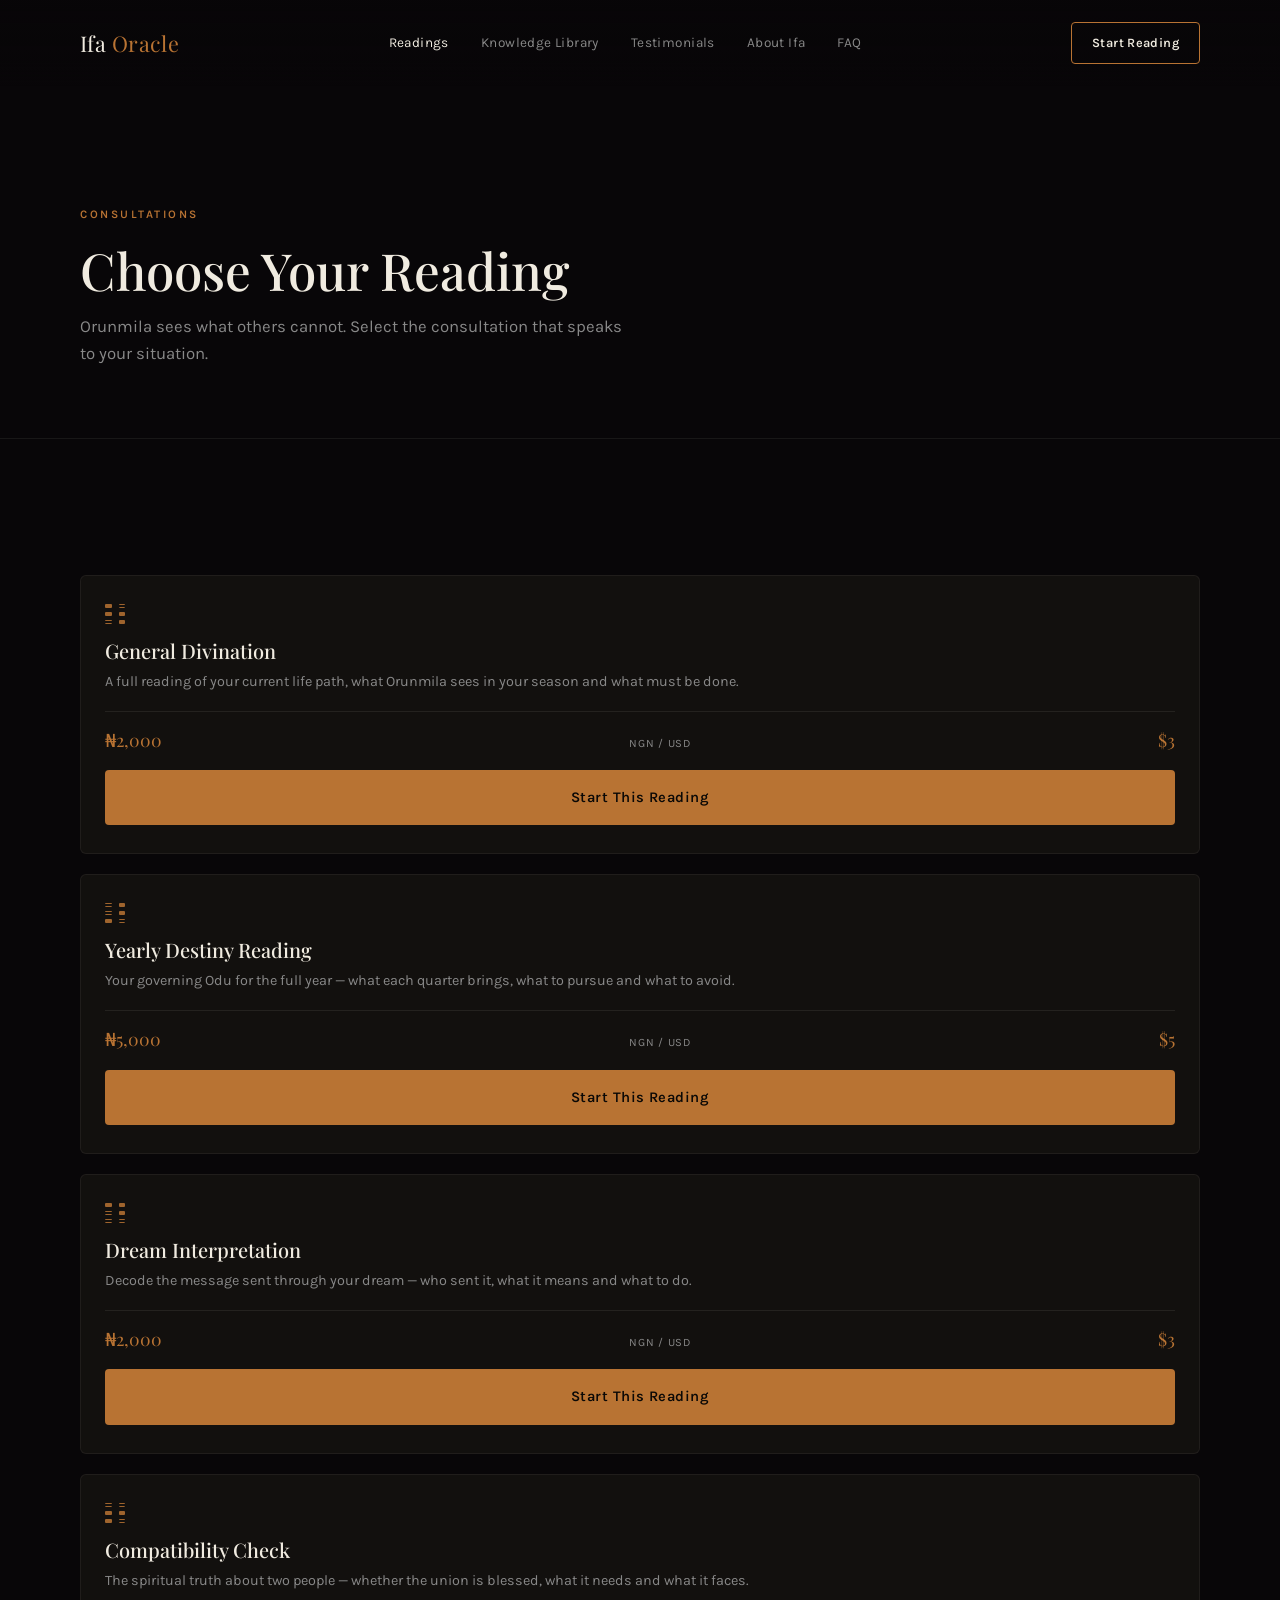
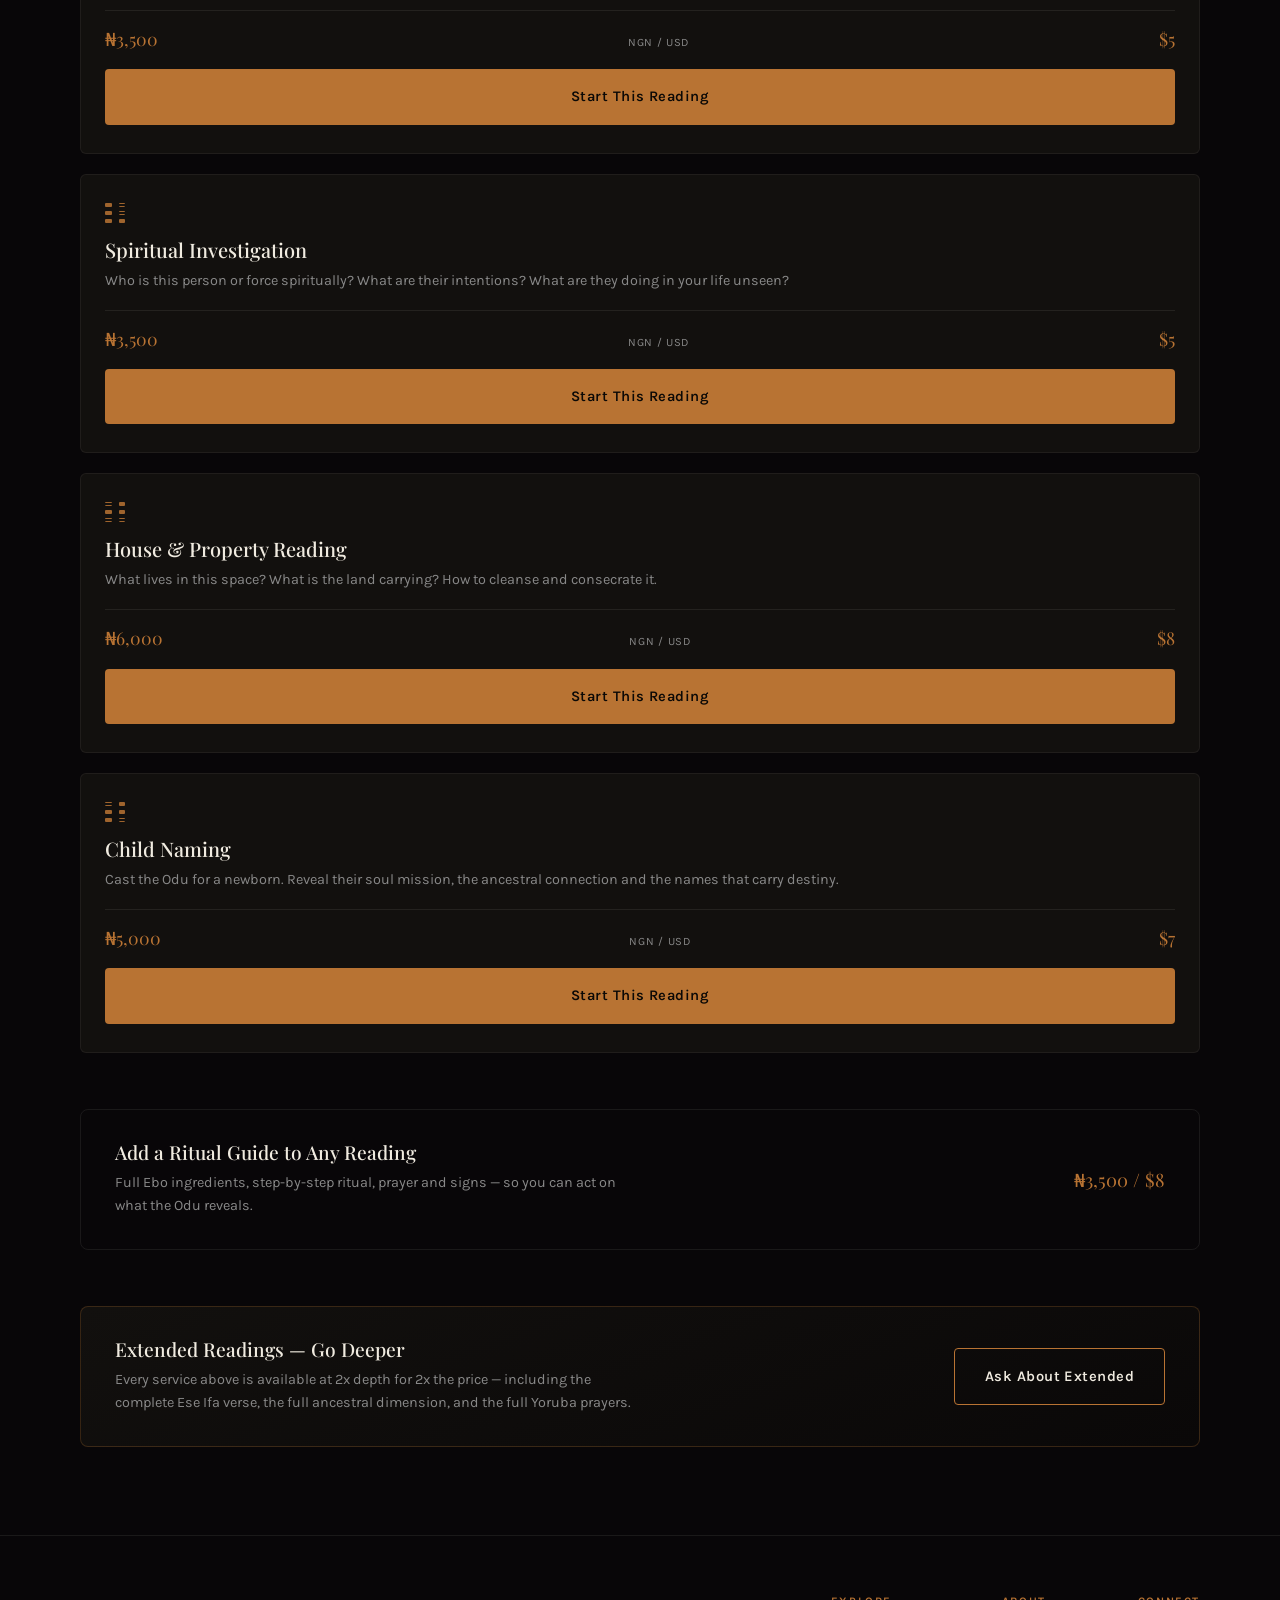
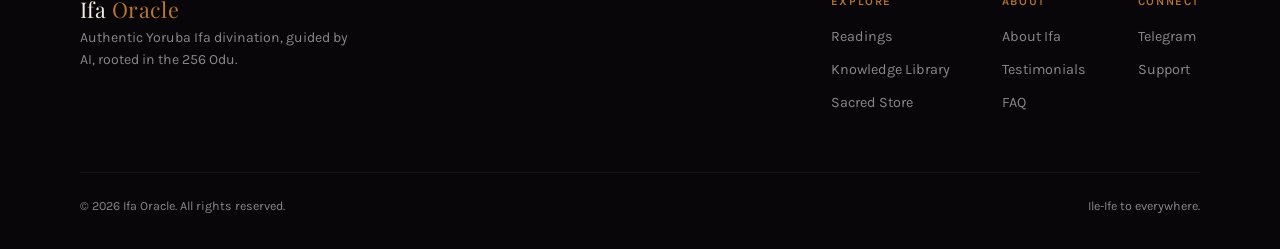
<file: readings.html>
<!DOCTYPE html>
<html lang="en">
<head>
<meta charset="UTF-8">
<meta name="viewport" content="width=device-width, initial-scale=1.0">
<title>Choose Your Reading — Ifa Oracle</title>
<meta name="description" content="Seven Ifa divination readings — general divination, yearly destiny, dream interpretation, compatibility, spiritual investigation, house and property, and child naming.">
<link rel="preconnect" href="https://fonts.googleapis.com">
<link rel="preconnect" href="https://fonts.gstatic.com" crossorigin>
<link href="https://fonts.googleapis.com/css2?family=Playfair+Display:ital,wght@0,500;0,600;0,700;1,500&family=Karla:wght@400;500;600;700&display=swap" rel="stylesheet">
<link rel="stylesheet" href="styles.css">
<style>
  .card-grid.readings-grid{grid-template-columns:repeat(1,1fr);}
  @media(min-width:640px){.readings-grid{grid-template-columns:repeat(2,1fr);}}
  @media(min-width:1000px){.readings-grid{grid-template-columns:repeat(3,1fr);}}
  .card .btn{margin-top:16px;}
</style>
</head>
<body>

<header>
  <div class="wrap">
    <a href="index.html" class="logo">Ifa <em>Oracle</em></a>
    <nav>
      <a href="readings.html" class="active">Readings</a>
      <a href="library.html">Knowledge Library</a>
      <a href="testimonials.html">Testimonials</a>
      <a href="about.html">About Ifa</a>
      <a href="faq.html">FAQ</a>
    </nav>
    <a href="https://app.orispeaks.live" class="btn btn-secondary btn-sm">Start Reading</a>
  </div>
</header>

<section class="page-hero">
  <div class="wrap">
    <span class="eyebrow">Consultations</span>
    <h1>Choose Your Reading</h1>
    <p class="sub">Orunmila sees what others cannot. Select the consultation that speaks to your situation.</p>
  </div>
</section>

<section>
  <div class="wrap">
    <div class="card-grid readings-grid">

      <div class="card">
        <div class="odu-mark"><span></span><span class="ii"></span><span></span><span></span><span class="ii"></span><span></span></div>
        <h3>General Divination</h3>
        <p class="desc">A full reading of your current life path, what Orunmila sees in your season and what must be done.</p>
        <div class="price">₦2,000 <small>NGN / USD</small> $3</div>
        <a href="https://app.orispeaks.live" class="btn btn-primary">Start This Reading</a>
      </div>

      <div class="card">
        <div class="odu-mark"><span class="ii"></span><span></span><span class="ii"></span><span></span><span></span><span class="ii"></span></div>
        <h3>Yearly Destiny Reading</h3>
        <p class="desc">Your governing Odu for the full year — what each quarter brings, what to pursue and what to avoid.</p>
        <div class="price">₦5,000 <small>NGN / USD</small> $5</div>
        <a href="https://app.orispeaks.live" class="btn btn-primary">Start This Reading</a>
      </div>

      <div class="card">
        <div class="odu-mark"><span></span><span></span><span class="ii"></span><span></span><span class="ii"></span><span class="ii"></span></div>
        <h3>Dream Interpretation</h3>
        <p class="desc">Decode the message sent through your dream — who sent it, what it means and what to do.</p>
        <div class="price">₦2,000 <small>NGN / USD</small> $3</div>
        <a href="https://app.orispeaks.live" class="btn btn-primary">Start This Reading</a>
      </div>

      <div class="card">
        <div class="odu-mark"><span class="ii"></span><span class="ii"></span><span></span><span></span><span></span><span class="ii"></span></div>
        <h3>Compatibility Check</h3>
        <p class="desc">The spiritual truth about two people — whether the union is blessed, what it needs and what it faces.</p>
        <div class="price">₦3,500 <small>NGN / USD</small> $5</div>
        <a href="https://app.orispeaks.live" class="btn btn-primary">Start This Reading</a>
      </div>

      <div class="card">
        <div class="odu-mark"><span></span><span class="ii"></span><span></span><span class="ii"></span><span></span><span></span></div>
        <h3>Spiritual Investigation</h3>
        <p class="desc">Who is this person or force spiritually? What are their intentions? What are they doing in your life unseen?</p>
        <div class="price">₦3,500 <small>NGN / USD</small> $5</div>
        <a href="https://app.orispeaks.live" class="btn btn-primary">Start This Reading</a>
      </div>

      <div class="card">
        <div class="odu-mark"><span class="ii"></span><span></span><span></span><span></span><span class="ii"></span><span class="ii"></span></div>
        <h3>House &amp; Property Reading</h3>
        <p class="desc">What lives in this space? What is the land carrying? How to cleanse and consecrate it.</p>
        <div class="price">₦6,000 <small>NGN / USD</small> $8</div>
        <a href="https://app.orispeaks.live" class="btn btn-primary">Start This Reading</a>
      </div>

      <div class="card">
        <div class="odu-mark"><span class="ii"></span><span></span><span></span><span></span><span></span><span class="ii"></span></div>
        <h3>Child Naming</h3>
        <p class="desc">Cast the Odu for a newborn. Reveal their soul mission, the ancestral connection and the names that carry destiny.</p>
        <div class="price">₦5,000 <small>NGN / USD</small> $7</div>
        <a href="https://app.orispeaks.live" class="btn btn-primary">Start This Reading</a>
      </div>

    </div>

    <!-- RITUAL GUIDE CALLOUT -->
    <div class="callout">
      <div>
        <h3>Add a Ritual Guide to Any Reading</h3>
        <p>Full Ebo ingredients, step-by-step ritual, prayer and signs — so you can act on what the Odu reveals.</p>
      </div>
      <div class="price-tag">₦3,500 / $8</div>
    </div>

    <!-- EXTENDED READINGS CALLOUT -->
    <div class="callout callout-copper">
      <div>
        <h3>Extended Readings — Go Deeper</h3>
        <p>Every service above is available at 2x depth for 2x the price — including the complete Ese Ifa verse, the full ancestral dimension, and the full Yoruba prayers.</p>
      </div>
      <a href="https://app.orispeaks.live" class="btn btn-secondary">Ask About Extended</a>
    </div>

  </div>
</section>

<footer>
  <div class="wrap">
    <div class="footer-top">
      <div class="footer-brand">
        <a href="index.html" class="logo">Ifa <em>Oracle</em></a>
        <p>Authentic Yoruba Ifa divination, guided by AI, rooted in the 256 Odu.</p>
      </div>
      <div class="footer-links">
        <div class="footer-col">
          <h4>Explore</h4>
          <a href="readings.html">Readings</a>
          <a href="library.html">Knowledge Library</a>
          <a href="store.html">Sacred Store</a>
        </div>
        <div class="footer-col">
          <h4>About</h4>
          <a href="about.html">About Ifa</a>
          <a href="testimonials.html">Testimonials</a>
          <a href="faq.html">FAQ</a>
        </div>
        <div class="footer-col">
          <h4>Connect</h4>
          <a href="https://t.me/Orispeak_bot">Telegram</a>
          <a href="https://t.me/OrispeaksAdmin">Support</a>
        </div>
      </div>
    </div>
    <div class="footer-bottom">
      <span>© 2026 Ifa Oracle. All rights reserved.</span>
      <span>Ile-Ife to everywhere.</span>
    </div>
  </div>
</footer>

</body>
</html>
</file>
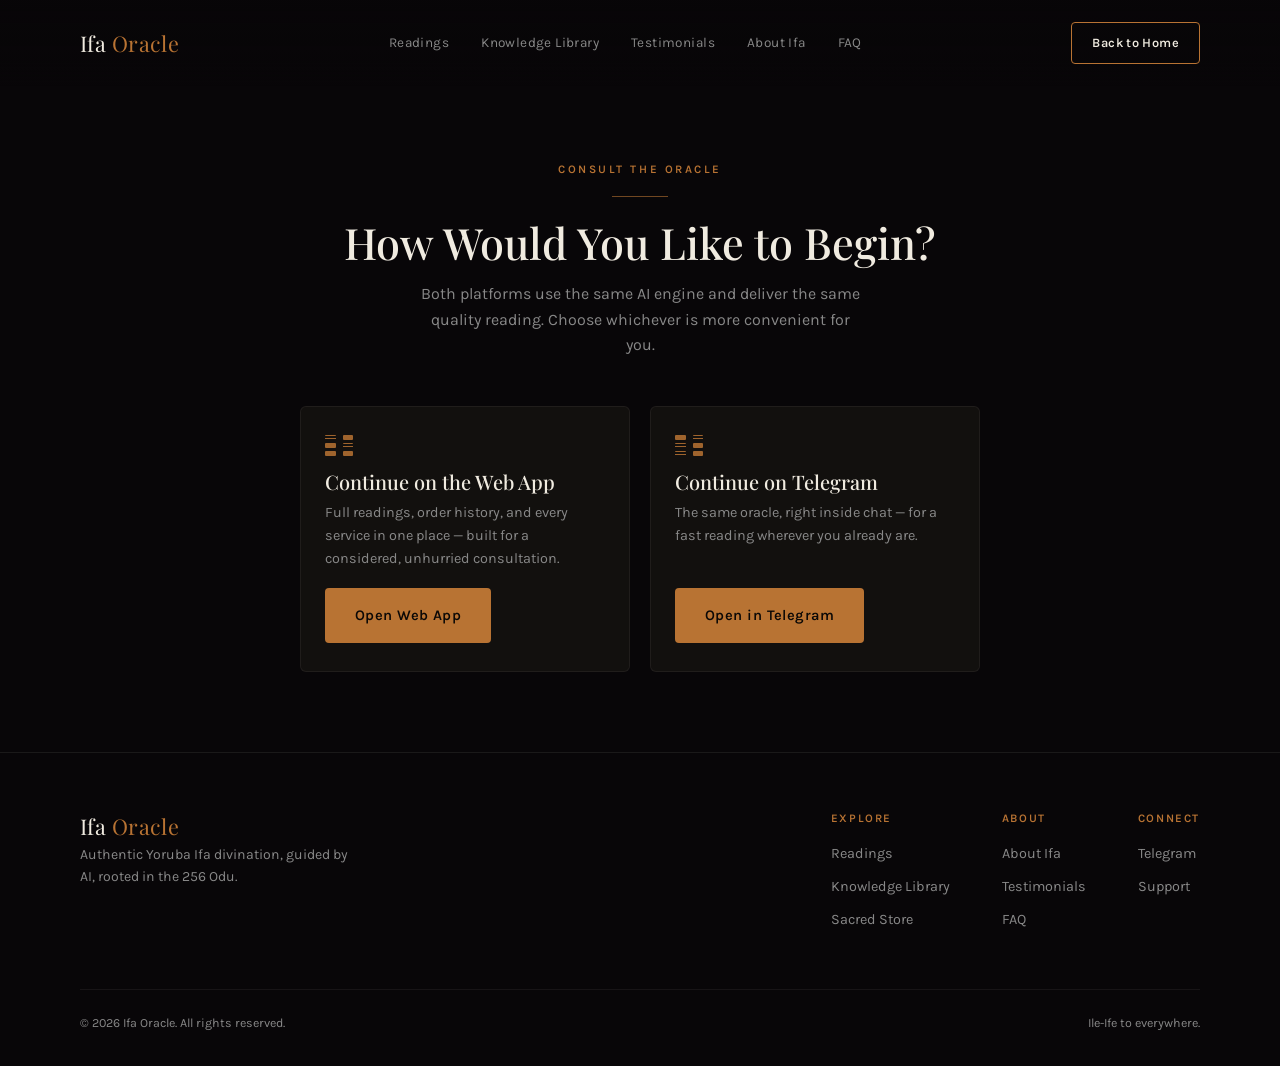
<file: start.html>
<!DOCTYPE html>
<html lang="en">
<head>
<meta charset="UTF-8">
<meta name="viewport" content="width=device-width, initial-scale=1.0">
<title>Start Your Reading — Ifa Oracle</title>
<meta name="description" content="Choose how you'd like to consult the oracle — through the web app or Telegram.">
<link rel="preconnect" href="https://fonts.googleapis.com">
<link rel="preconnect" href="https://fonts.gstatic.com" crossorigin>
<link href="https://fonts.googleapis.com/css2?family=Playfair+Display:ital,wght@0,500;0,600;0,700;1,500&family=Karla:wght@400;500;600;700&display=swap" rel="stylesheet">
<link rel="stylesheet" href="styles.css">
<style>
  body{min-height:100svh;display:flex;flex-direction:column;}
  .start-main{flex:1;display:flex;align-items:center;justify-content:center;padding:160px 20px 80px;}
  .panel{max-width:680px;width:100%;text-align:center;}
  .panel .eyebrow{display:block;}
  .panel .hero-rule{margin-left:auto;margin-right:auto;}
  .panel h1{font-size:clamp(1.9rem, 4.4vw, 2.7rem);margin:22px 0 14px;}
  .panel p.sub{color:var(--muted);font-size:1rem;max-width:440px;margin:0 auto 48px;}
  .start-options{display:grid;gap:20px;text-align:left;}
  @media(min-width:640px){.start-options{grid-template-columns:1fr 1fr;}}
  .start-options .card{align-items:flex-start;}
  .start-options .odu-mark{width:28px;}
  .start-options .odu-mark span{height:5px;}
</style>
</head>
<body>

<header>
  <div class="wrap">
    <a href="index.html" class="logo">Ifa <em>Oracle</em></a>
    <nav>
      <a href="readings.html">Readings</a>
      <a href="library.html">Knowledge Library</a>
      <a href="testimonials.html">Testimonials</a>
      <a href="about.html">About Ifa</a>
      <a href="faq.html">FAQ</a>
    </nav>
    <a href="index.html" class="btn btn-secondary btn-sm">Back to Home</a>
  </div>
</header>

<main class="start-main">
  <div class="panel">
    <span class="eyebrow">Consult the Oracle</span>
    <div class="hero-rule" aria-hidden="true"></div>
    <h1>How Would You Like to Begin?</h1>
    <p class="sub">Both platforms use the same AI engine and deliver the same quality reading. Choose whichever is more convenient for you.</p>

    <div class="start-options">
      <div class="card">
        <div class="odu-mark"><span class="ii"></span><span></span><span></span><span class="ii"></span><span></span><span></span></div>
        <h3>Continue on the Web App</h3>
        <p class="desc">Full readings, order history, and every service in one place — built for a considered, unhurried consultation.</p>
        <a href="https://app.orispeaks.live" class="btn btn-primary">Open Web App</a>
      </div>
      <div class="card">
        <div class="odu-mark"><span></span><span class="ii"></span><span class="ii"></span><span></span><span class="ii"></span><span></span></div>
        <h3>Continue on Telegram</h3>
        <p class="desc">The same oracle, right inside chat — for a fast reading wherever you already are.</p>
        <a href="https://t.me/Orispeak_bot" class="btn btn-primary">Open in Telegram</a>
      </div>
    </div>
  </div>
</main>

<footer>
  <div class="wrap">
    <div class="footer-top">
      <div class="footer-brand">
        <a href="index.html" class="logo">Ifa <em>Oracle</em></a>
        <p>Authentic Yoruba Ifa divination, guided by AI, rooted in the 256 Odu.</p>
      </div>
      <div class="footer-links">
        <div class="footer-col">
          <h4>Explore</h4>
          <a href="readings.html">Readings</a>
          <a href="library.html">Knowledge Library</a>
          <a href="store.html">Sacred Store</a>
        </div>
        <div class="footer-col">
          <h4>About</h4>
          <a href="about.html">About Ifa</a>
          <a href="testimonials.html">Testimonials</a>
          <a href="faq.html">FAQ</a>
        </div>
        <div class="footer-col">
          <h4>Connect</h4>
          <a href="https://t.me/Orispeak_bot">Telegram</a>
          <a href="https://t.me/OrispeaksAdmin">Support</a>
        </div>
      </div>
    </div>
    <div class="footer-bottom">
      <span>© 2026 Ifa Oracle. All rights reserved.</span>
      <span>Ile-Ife to everywhere.</span>
    </div>
  </div>
</footer>

</body>
</html>
</file>
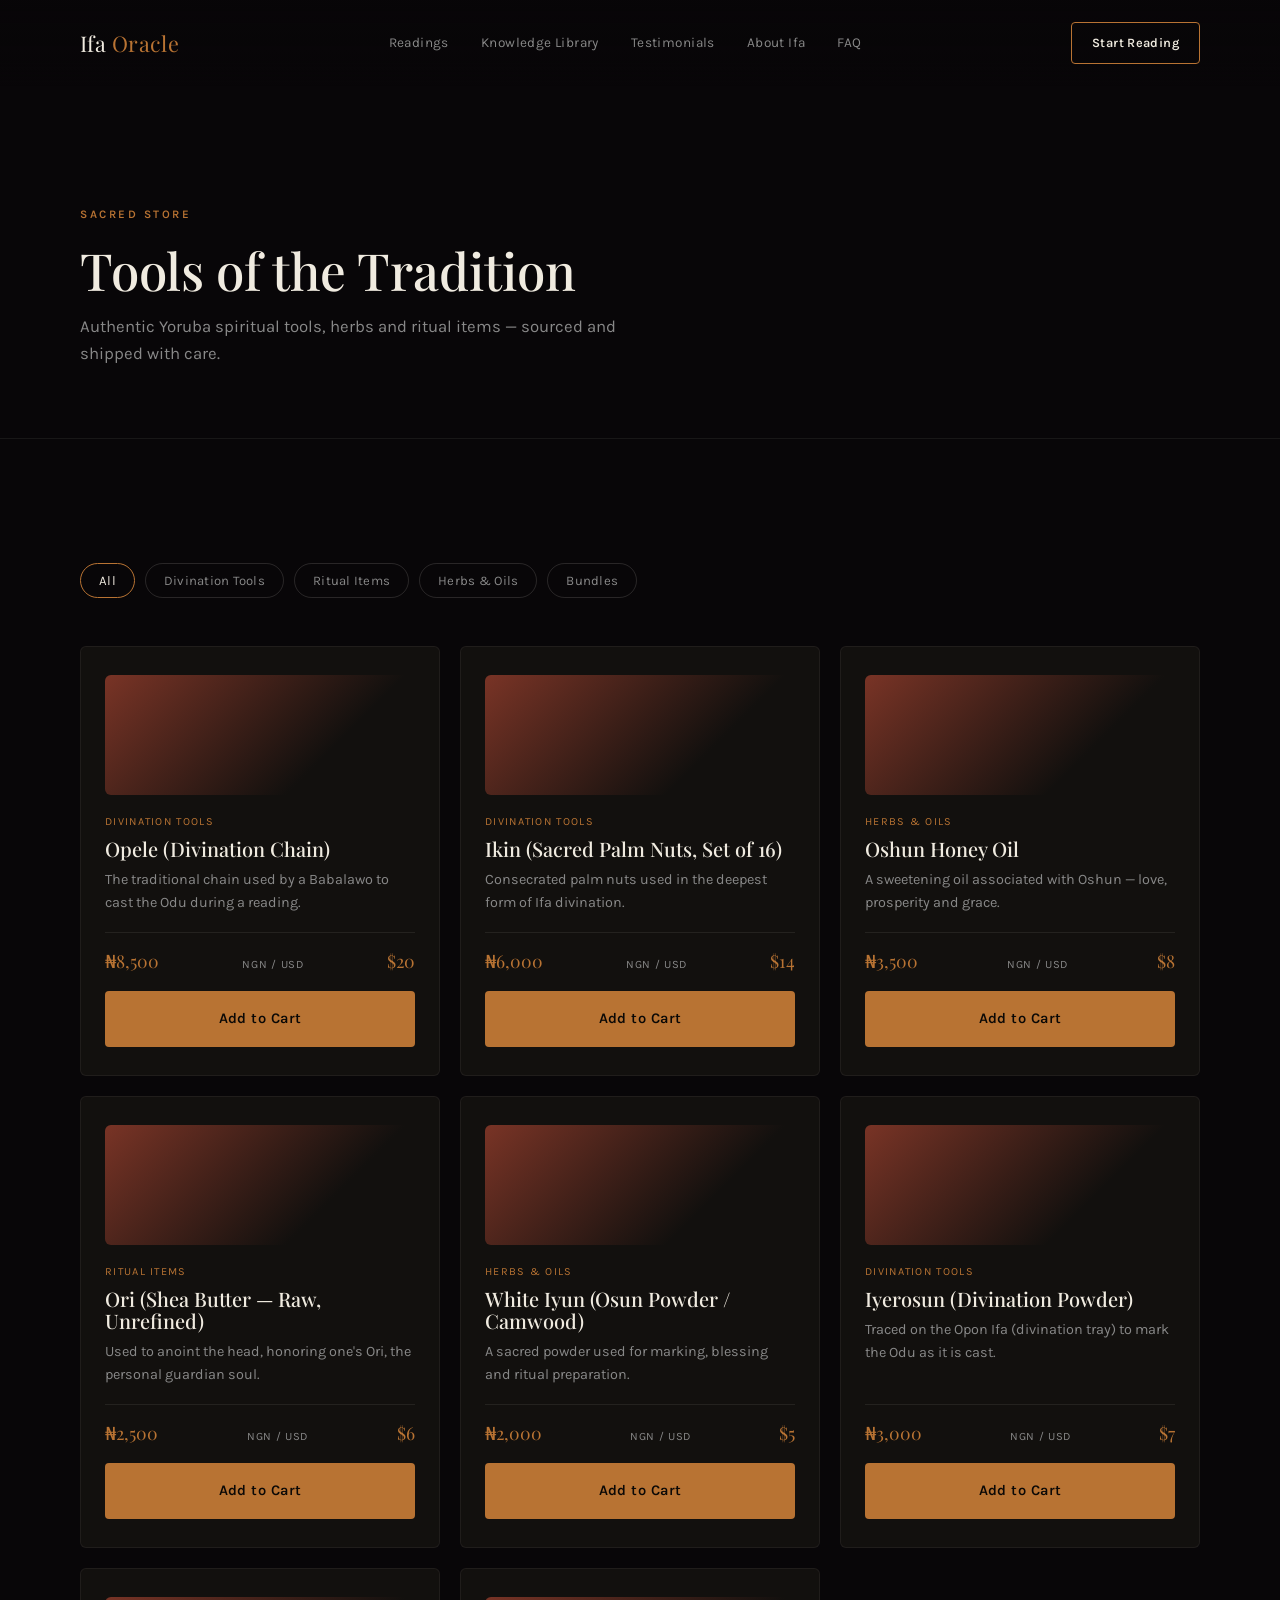
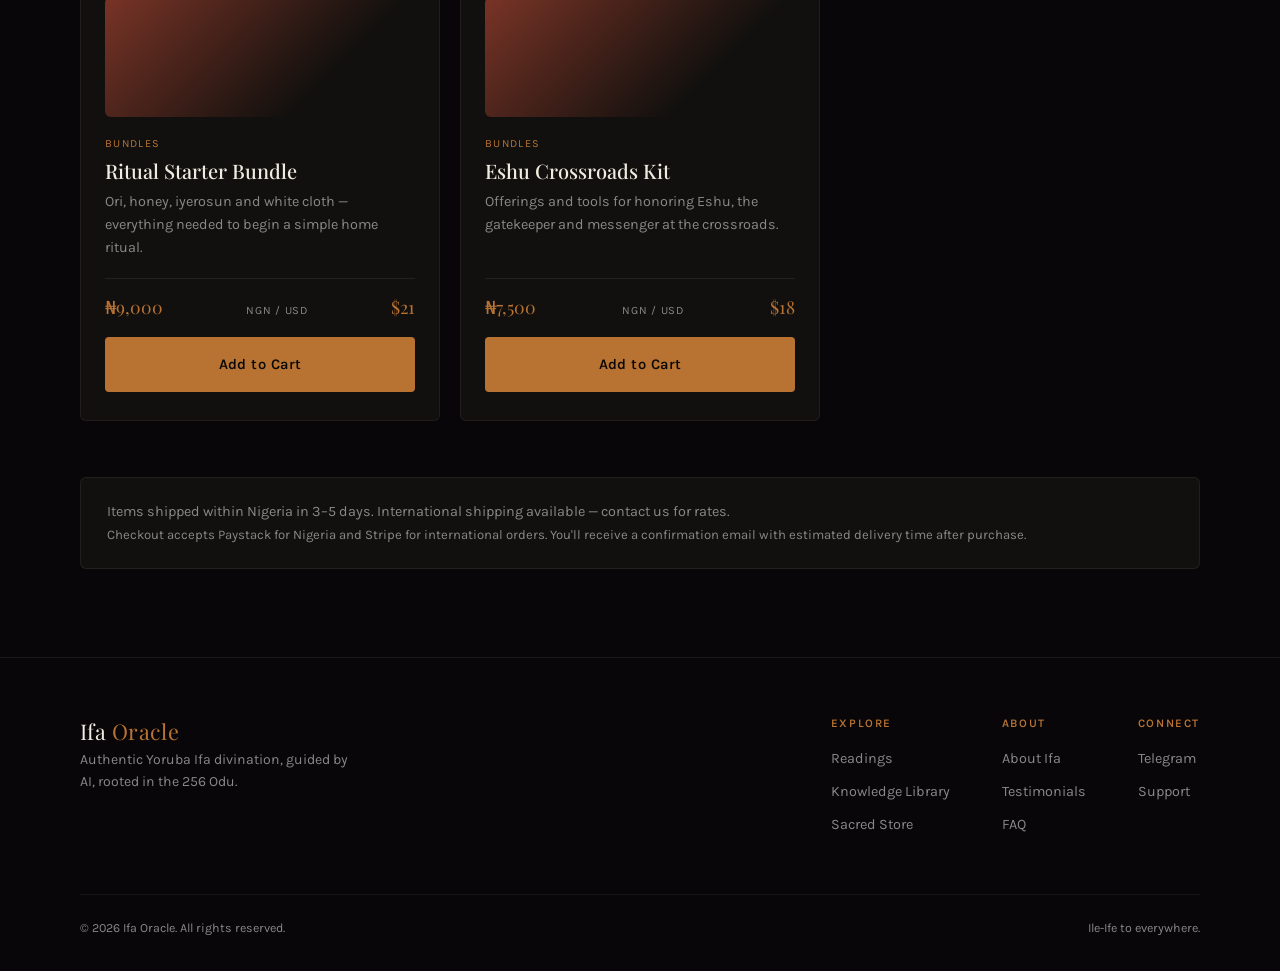
<file: store.html>
<!DOCTYPE html>
<html lang="en">
<head>
<meta charset="UTF-8">
<meta name="viewport" content="width=device-width, initial-scale=1.0">
<title>Sacred Store — Ifa Oracle</title>
<meta name="description" content="Authentic Yoruba spiritual tools, herbs and ritual items — sourced and shipped with care.">
<link rel="preconnect" href="https://fonts.googleapis.com">
<link rel="preconnect" href="https://fonts.gstatic.com" crossorigin>
<link href="https://fonts.googleapis.com/css2?family=Playfair+Display:ital,wght@0,500;0,600;0,700;1,500&family=Karla:wght@400;500;600;700&display=swap" rel="stylesheet">
<link rel="stylesheet" href="styles.css">
<style>
  .filters{display:flex;gap:10px;flex-wrap:wrap;margin:36px 0 8px;}
  .filter-tab{
    padding:9px 18px;font-size:0.82rem;letter-spacing:0.02em;
    border:1px solid rgba(240,235,224,0.14);border-radius:999px;
    color:var(--muted);cursor:pointer;background:none;font-family:var(--sans);
    transition:all .2s;
  }
  .filter-tab.active,.filter-tab:hover{border-color:var(--copper);color:var(--ink);}
  .product-card .cat{font-size:0.68rem;letter-spacing:0.12em;text-transform:uppercase;color:var(--copper);margin-bottom:8px;}
  .product-card .swatch{
    width:100%;height:120px;border-radius:6px;margin-bottom:18px;
    background:linear-gradient(135deg, var(--terracotta), var(--surface) 70%);
    opacity:0.85;
  }
  .shipping-note{
    margin-top:56px;padding:22px 26px;background:var(--surface);
    border:1px solid rgba(240,235,224,0.07);border-radius:6px;
    font-size:0.9rem;color:var(--muted);
  }
</style>
</head>
<body>

<header>
  <div class="wrap">
    <a href="index.html" class="logo">Ifa <em>Oracle</em></a>
    <nav>
      <a href="readings.html">Readings</a>
      <a href="library.html">Knowledge Library</a>
      <a href="testimonials.html">Testimonials</a>
      <a href="about.html">About Ifa</a>
      <a href="faq.html">FAQ</a>
    </nav>
    <a href="https://app.orispeaks.live" class="btn btn-secondary btn-sm">Start Reading</a>
  </div>
</header>

<section class="page-hero">
  <div class="wrap">
    <span class="eyebrow">Sacred Store</span>
    <h1>Tools of the Tradition</h1>
    <p class="sub">Authentic Yoruba spiritual tools, herbs and ritual items — sourced and shipped with care.</p>
  </div>
</section>

<section>
  <div class="wrap">
    <div class="filters" role="tablist" aria-label="Filter products by category">
      <button class="filter-tab active">All</button>
      <button class="filter-tab">Divination Tools</button>
      <button class="filter-tab">Ritual Items</button>
      <button class="filter-tab">Herbs &amp; Oils</button>
      <button class="filter-tab">Bundles</button>
    </div>

    <div class="card-grid">

      <div class="card product-card">
        <div class="swatch" aria-hidden="true"></div>
        <span class="cat">Divination Tools</span>
        <h3>Opele (Divination Chain)</h3>
        <p class="desc">The traditional chain used by a Babalawo to cast the Odu during a reading.</p>
        <div class="price">₦8,500 <small>NGN / USD</small> $20</div>
        <a href="#" class="btn btn-primary" style="margin-top:16px;">Add to Cart</a>
      </div>

      <div class="card product-card">
        <div class="swatch" aria-hidden="true"></div>
        <span class="cat">Divination Tools</span>
        <h3>Ikin (Sacred Palm Nuts, Set of 16)</h3>
        <p class="desc">Consecrated palm nuts used in the deepest form of Ifa divination.</p>
        <div class="price">₦6,000 <small>NGN / USD</small> $14</div>
        <a href="#" class="btn btn-primary" style="margin-top:16px;">Add to Cart</a>
      </div>

      <div class="card product-card">
        <div class="swatch" aria-hidden="true"></div>
        <span class="cat">Herbs &amp; Oils</span>
        <h3>Oshun Honey Oil</h3>
        <p class="desc">A sweetening oil associated with Oshun — love, prosperity and grace.</p>
        <div class="price">₦3,500 <small>NGN / USD</small> $8</div>
        <a href="#" class="btn btn-primary" style="margin-top:16px;">Add to Cart</a>
      </div>

      <div class="card product-card">
        <div class="swatch" aria-hidden="true"></div>
        <span class="cat">Ritual Items</span>
        <h3>Ori (Shea Butter — Raw, Unrefined)</h3>
        <p class="desc">Used to anoint the head, honoring one's Ori, the personal guardian soul.</p>
        <div class="price">₦2,500 <small>NGN / USD</small> $6</div>
        <a href="#" class="btn btn-primary" style="margin-top:16px;">Add to Cart</a>
      </div>

      <div class="card product-card">
        <div class="swatch" aria-hidden="true"></div>
        <span class="cat">Herbs &amp; Oils</span>
        <h3>White Iyun (Osun Powder / Camwood)</h3>
        <p class="desc">A sacred powder used for marking, blessing and ritual preparation.</p>
        <div class="price">₦2,000 <small>NGN / USD</small> $5</div>
        <a href="#" class="btn btn-primary" style="margin-top:16px;">Add to Cart</a>
      </div>

      <div class="card product-card">
        <div class="swatch" aria-hidden="true"></div>
        <span class="cat">Divination Tools</span>
        <h3>Iyerosun (Divination Powder)</h3>
        <p class="desc">Traced on the Opon Ifa (divination tray) to mark the Odu as it is cast.</p>
        <div class="price">₦3,000 <small>NGN / USD</small> $7</div>
        <a href="#" class="btn btn-primary" style="margin-top:16px;">Add to Cart</a>
      </div>

      <div class="card product-card">
        <div class="swatch" aria-hidden="true"></div>
        <span class="cat">Bundles</span>
        <h3>Ritual Starter Bundle</h3>
        <p class="desc">Ori, honey, iyerosun and white cloth — everything needed to begin a simple home ritual.</p>
        <div class="price">₦9,000 <small>NGN / USD</small> $21</div>
        <a href="#" class="btn btn-primary" style="margin-top:16px;">Add to Cart</a>
      </div>

      <div class="card product-card">
        <div class="swatch" aria-hidden="true"></div>
        <span class="cat">Bundles</span>
        <h3>Eshu Crossroads Kit</h3>
        <p class="desc">Offerings and tools for honoring Eshu, the gatekeeper and messenger at the crossroads.</p>
        <div class="price">₦7,500 <small>NGN / USD</small> $18</div>
        <a href="#" class="btn btn-primary" style="margin-top:16px;">Add to Cart</a>
      </div>

    </div>

    <div class="shipping-note">
      Items shipped within Nigeria in 3–5 days. International shipping available — contact us for rates.
      <br><span style="font-size:0.82rem;">Checkout accepts Paystack for Nigeria and Stripe for international orders. You'll receive a confirmation email with estimated delivery time after purchase.</span>
    </div>
  </div>
</section>

<footer>
  <div class="wrap">
    <div class="footer-top">
      <div class="footer-brand">
        <a href="index.html" class="logo">Ifa <em>Oracle</em></a>
        <p>Authentic Yoruba Ifa divination, guided by AI, rooted in the 256 Odu.</p>
      </div>
      <div class="footer-links">
        <div class="footer-col">
          <h4>Explore</h4>
          <a href="readings.html">Readings</a>
          <a href="library.html">Knowledge Library</a>
          <a href="store.html">Sacred Store</a>
        </div>
        <div class="footer-col">
          <h4>About</h4>
          <a href="about.html">About Ifa</a>
          <a href="testimonials.html">Testimonials</a>
          <a href="faq.html">FAQ</a>
        </div>
        <div class="footer-col">
          <h4>Connect</h4>
          <a href="https://t.me/Orispeak_bot">Telegram</a>
          <a href="https://t.me/OrispeaksAdmin">Support</a>
        </div>
      </div>
    </div>
    <div class="footer-bottom">
      <span>© 2026 Ifa Oracle. All rights reserved.</span>
      <span>Ile-Ife to everywhere.</span>
    </div>
  </div>
</footer>

<script>
  document.querySelectorAll('.filter-tab').forEach(tab=>{
    tab.addEventListener('click', ()=>{
      document.querySelectorAll('.filter-tab').forEach(t=>t.classList.remove('active'));
      tab.classList.add('active');
    });
  });
</script>

</body>
</html>
</file>
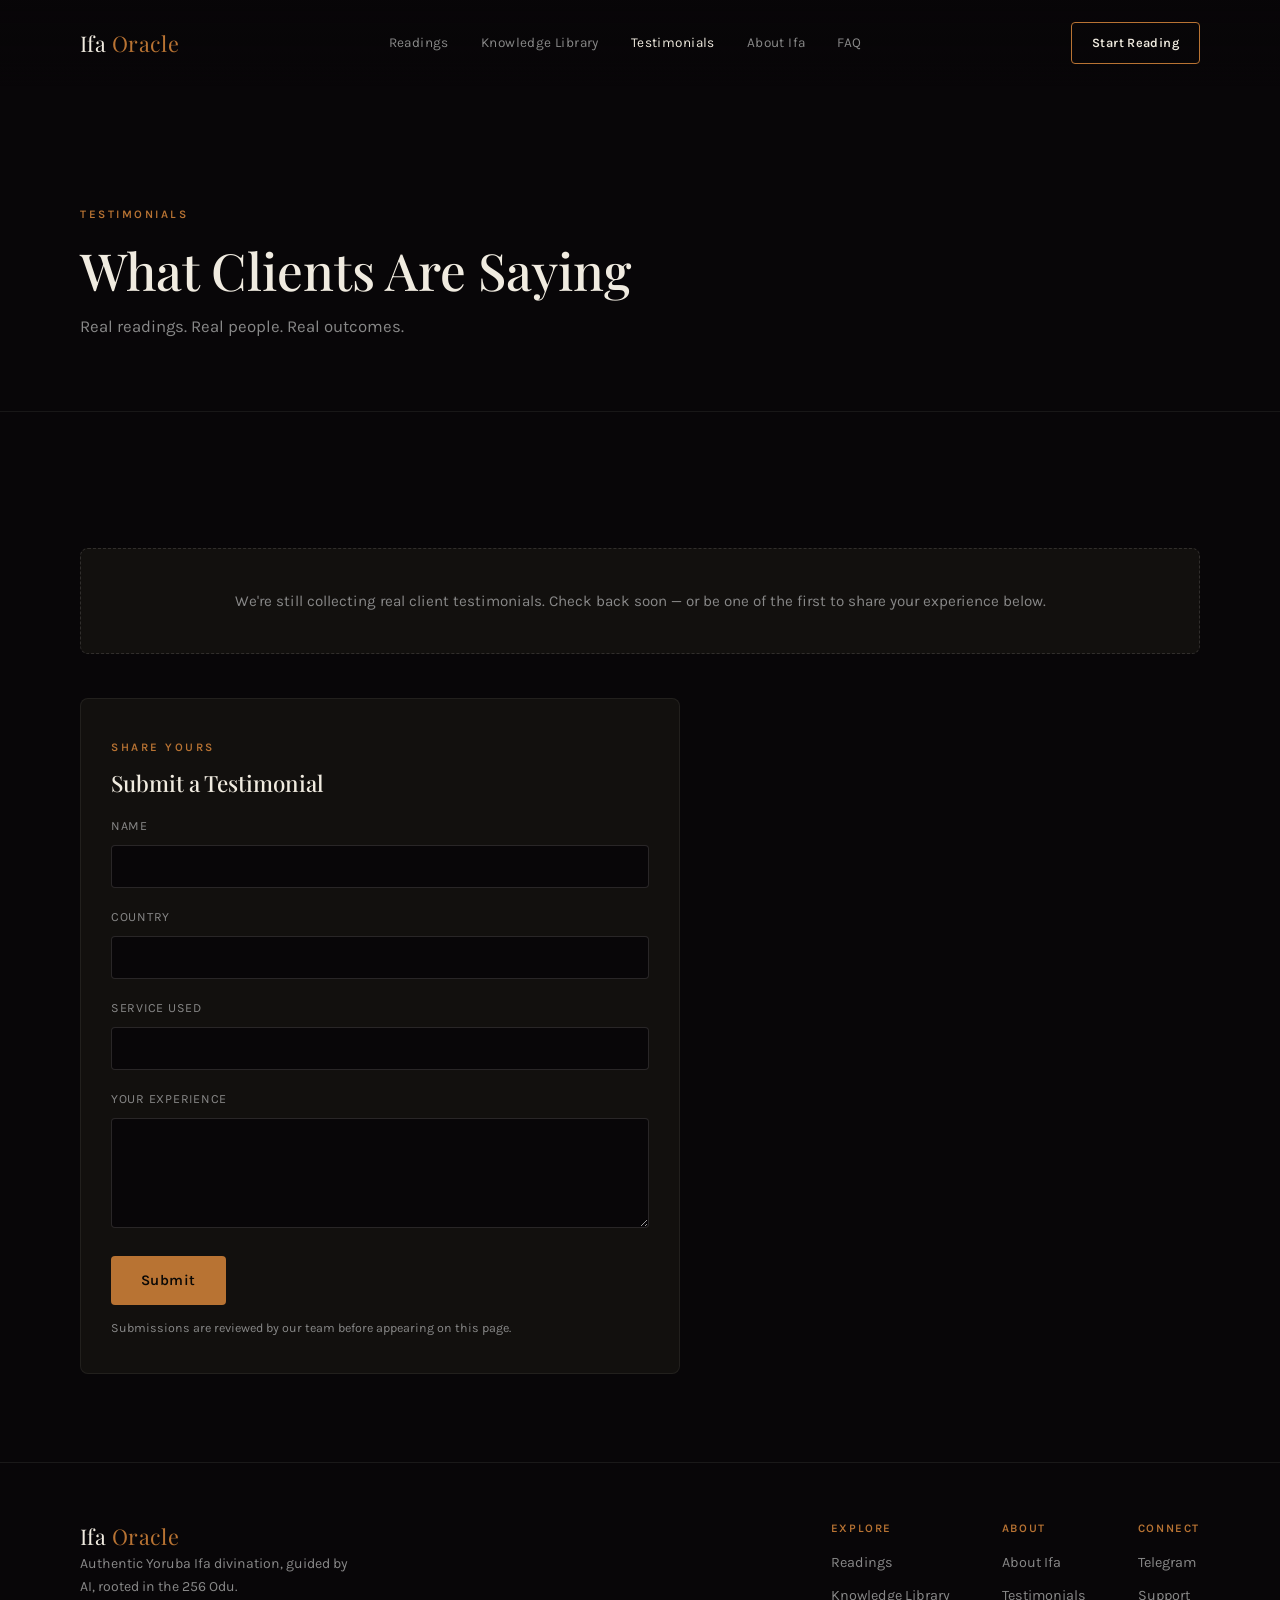
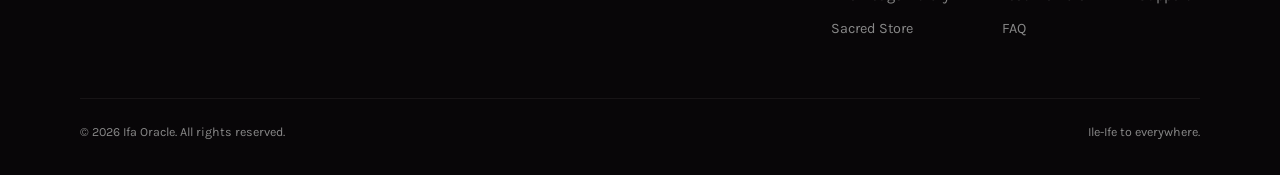
<file: testimonials.html>
<!DOCTYPE html>
<html lang="en">
<head>
<meta charset="UTF-8">
<meta name="viewport" content="width=device-width, initial-scale=1.0">
<title>What Clients Are Saying — Ifa Oracle</title>
<meta name="description" content="Real readings, real people, real outcomes — testimonials from Ifa Oracle clients around the world.">
<link rel="preconnect" href="https://fonts.googleapis.com">
<link rel="preconnect" href="https://fonts.gstatic.com" crossorigin>
<link href="https://fonts.googleapis.com/css2?family=Playfair+Display:ital,wght@0,500;0,600;0,700;1,500&family=Karla:wght@400;500;600;700&display=swap" rel="stylesheet">
<link rel="stylesheet" href="styles.css">
<style>
  .submit-form{
    max-width:600px;margin-top:44px;background:var(--surface);
    border:1px solid rgba(240,235,224,0.07);border-radius:8px;padding:34px 30px;
  }
  .submit-form label{display:block;font-size:0.78rem;letter-spacing:0.06em;text-transform:uppercase;color:var(--muted);margin-bottom:8px;}
  .submit-form .field{margin-bottom:20px;}
  .submit-form input,.submit-form textarea{
    width:100%;background:var(--bg);border:1px solid rgba(240,235,224,0.14);
    border-radius:4px;padding:12px 14px;color:var(--ink);font-family:var(--sans);font-size:0.92rem;
  }
  .submit-form input:focus,.submit-form textarea:focus{outline:none;border-color:var(--copper);}
  .submit-form textarea{min-height:110px;resize:vertical;}
  .submit-note{font-size:0.78rem;color:var(--muted);margin-top:14px;}
</style>
</head>
<body>

<header>
  <div class="wrap">
    <a href="index.html" class="logo">Ifa <em>Oracle</em></a>
    <nav>
      <a href="readings.html">Readings</a>
      <a href="library.html">Knowledge Library</a>
      <a href="testimonials.html" class="active">Testimonials</a>
      <a href="about.html">About Ifa</a>
      <a href="faq.html">FAQ</a>
    </nav>
    <a href="https://app.orispeaks.live" class="btn btn-secondary btn-sm">Start Reading</a>
  </div>
</header>

<section class="page-hero">
  <div class="wrap">
    <span class="eyebrow">Testimonials</span>
    <h1>What Clients Are Saying</h1>
    <p class="sub">Real readings. Real people. Real outcomes.</p>
  </div>
</section>

<section>
  <div class="wrap">
    <div class="testi-empty">
      <p>We're still collecting real client testimonials. Check back soon — or be one of the first to share your experience below.</p>
    </div>

    <div class="submit-form">
      <span class="eyebrow">Share Yours</span>
      <h3 style="font-family:var(--serif);font-size:1.4rem;margin:12px 0 22px;">Submit a Testimonial</h3>
      <form onsubmit="event.preventDefault(); this.reset(); document.getElementById('submitThanks').style.display='block';">
        <div class="field"><label for="t-name">Name</label><input id="t-name" type="text" required></div>
        <div class="field"><label for="t-country">Country</label><input id="t-country" type="text" required></div>
        <div class="field"><label for="t-service">Service Used</label><input id="t-service" type="text" required></div>
        <div class="field"><label for="t-exp">Your Experience</label><textarea id="t-exp" required></textarea></div>
        <button type="submit" class="btn btn-primary">Submit</button>
        <p class="submit-note" id="submitThanks" style="display:none;">Thank you — your testimonial has been sent for review and will appear here once approved.</p>
        <p class="submit-note">Submissions are reviewed by our team before appearing on this page.</p>
      </form>
    </div>
  </div>
</section>

<footer>
  <div class="wrap">
    <div class="footer-top">
      <div class="footer-brand">
        <a href="index.html" class="logo">Ifa <em>Oracle</em></a>
        <p>Authentic Yoruba Ifa divination, guided by AI, rooted in the 256 Odu.</p>
      </div>
      <div class="footer-links">
        <div class="footer-col">
          <h4>Explore</h4>
          <a href="readings.html">Readings</a>
          <a href="library.html">Knowledge Library</a>
          <a href="store.html">Sacred Store</a>
        </div>
        <div class="footer-col">
          <h4>About</h4>
          <a href="about.html">About Ifa</a>
          <a href="testimonials.html">Testimonials</a>
          <a href="faq.html">FAQ</a>
        </div>
        <div class="footer-col">
          <h4>Connect</h4>
          <a href="https://t.me/Orispeak_bot">Telegram</a>
          <a href="https://t.me/OrispeaksAdmin">Support</a>
        </div>
      </div>
    </div>
    <div class="footer-bottom">
      <span>© 2026 Ifa Oracle. All rights reserved.</span>
      <span>Ile-Ife to everywhere.</span>
    </div>
  </div>
</footer>

</body>
</html>
</file>
<file: styles.css>
/* =========================================================
   IFA ORACLE — SHARED STYLESHEET
   Design tokens, header, footer, and components reused
   across every page. Page-specific layout lives in each
   page's own <style> block; anything here is shared.
   ========================================================= */

:root{
  --bg:#080608;
  --ink:#F0EBE0;
  --copper:#B87333;
  --terracotta:#8B3A2A;
  --muted:#888888;
  --surface:#12100E;
  --serif:'Playfair Display', serif;
  --sans:'Karla', sans-serif;
  --max:1200px;
}

*{margin:0;padding:0;box-sizing:border-box;}

html{scroll-behavior:smooth;}

body{
  background:var(--bg);
  color:var(--ink);
  font-family:var(--sans);
  line-height:1.6;
  -webkit-font-smoothing:antialiased;
  overflow-x:hidden;
}

a{color:inherit;text-decoration:none;}
img{max-width:100%;display:block;}

.wrap{
  max-width:var(--max);
  margin:0 auto;
  padding:0 20px;
}
@media(min-width:900px){.wrap{padding:0 40px;}}

.eyebrow{
  font-family:var(--sans);
  font-size:0.72rem;
  letter-spacing:0.22em;
  text-transform:uppercase;
  color:var(--copper);
  font-weight:600;
}

.hero-rule{
  width:56px;height:1px;
  background:var(--copper);
  margin-top:18px;
  opacity:0.6;
}

h1,h2,h3{
  font-family:var(--serif);
  font-weight:500;
  line-height:1.1;
}

section{padding:88px 0;position:relative;}

/* ---------- Odu mark system (signature element) ----------
   Each Odu in Ifa is a unique pattern of single/double vertical
   marks across two columns of four rows. Reused as the visual
   signature across every page — not invented decoration. */
.odu-mark{
  display:inline-grid;
  grid-template-columns:repeat(2,1fr);
  grid-auto-rows:4px;
  gap:4px 7px;
  width:20px;
}
.odu-mark span{
  height:4px;
  border-radius:1px;
  background:var(--copper);
  opacity:0.85;
}
.odu-mark span.ii{background:none;border-top:4px double var(--copper);height:0;opacity:0.85;}

/* ---------- Header (identical on every page) ---------- */
header{
  position:fixed;
  top:0;left:0;right:0;
  z-index:50;
  padding:22px 0;
  background:linear-gradient(to bottom, rgba(8,6,8,0.92), rgba(8,6,8,0.7) 70%, rgba(8,6,8,0));
}
header .wrap{display:flex;align-items:center;justify-content:space-between;}
.logo{
  font-family:var(--serif);
  font-size:1.35rem;
  letter-spacing:0.02em;
}
.logo em{font-style:normal;color:var(--copper);}
nav{display:none;gap:32px;font-size:0.85rem;letter-spacing:0.03em;}
@media(min-width:900px){nav{display:flex;}}
nav a{color:var(--muted);transition:color .2s;}
nav a:hover,nav a.active{color:var(--ink);}

/* ---------- Buttons ---------- */
.cta-row{display:flex;flex-wrap:wrap;gap:16px;}
.btn{
  display:inline-flex;
  align-items:center;
  justify-content:center;
  padding:16px 30px;
  font-size:0.92rem;
  font-weight:600;
  letter-spacing:0.03em;
  border-radius:4px;
  transition:filter .18s ease, background .18s ease, border-color .18s ease;
  white-space:nowrap;
  cursor:pointer;
  border:none;
  font-family:var(--sans);
}
.btn-primary{background:var(--copper);color:#0A0806;}
.btn-primary:hover{filter:brightness(1.12);}
.btn-secondary{background:transparent;color:var(--ink);border:1px solid var(--copper);}
.btn-secondary:hover{background:rgba(184,115,51,0.1);}
.btn-sm{padding:10px 20px;font-size:0.8rem;}

/* ---------- Inner-page hero (Readings, Store, Library, etc.) ---------- */
.page-hero{
  padding:200px 0 70px;
  border-bottom:1px solid rgba(240,235,224,0.07);
}
.page-hero h1{
  font-size:clamp(2.1rem,4.6vw,3.2rem);
  margin:16px 0 16px;
}
.page-hero p.sub{
  font-size:1.05rem;
  color:var(--muted);
  max-width:560px;
}

/* ---------- Section headings ---------- */
.section-head h2{font-size:clamp(1.7rem,3.4vw,2.4rem);margin-top:14px;}
.center-cta{text-align:center;margin-top:48px;}

/* ---------- Card grid (Services / Store) ---------- */
.card-grid{display:grid;gap:20px;margin-top:48px;}
@media(min-width:640px){.card-grid{grid-template-columns:repeat(2,1fr);}}
@media(min-width:1000px){.card-grid{grid-template-columns:repeat(3,1fr);}}

.card{
  background:var(--surface);
  border:1px solid rgba(240,235,224,0.06);
  border-radius:6px;
  padding:28px 24px;
  transition:border-color .2s, transform .2s;
  display:flex;
  flex-direction:column;
}
.card:hover{border-color:rgba(184,115,51,0.4);transform:translateY(-2px);}
.card .odu-mark{margin-bottom:16px;}
.card h3{font-size:1.25rem;font-weight:500;margin-bottom:8px;}
.card p.desc{color:var(--muted);font-size:0.9rem;margin-bottom:18px;flex:1;}
.card .price{
  display:flex;
  justify-content:space-between;
  align-items:baseline;
  border-top:1px solid rgba(240,235,224,0.08);
  padding-top:14px;
  font-family:var(--serif);
  font-size:1.1rem;
  color:var(--copper);
}
.price small{font-family:var(--sans);color:var(--muted);font-size:0.7rem;letter-spacing:0.06em;}
.card .addon{
  margin-top:12px;
  font-size:0.78rem;
  color:var(--muted);
  border-top:1px dashed rgba(240,235,224,0.1);
  padding-top:12px;
}
.card .addon strong{color:var(--copper);font-weight:600;}

/* ---------- Testimonials (shared: scroll strip + full grid) ---------- */
.testi-scroll{
  display:flex;gap:20px;overflow-x:auto;margin-top:48px;
  padding-bottom:12px;scroll-snap-type:x mandatory;
}
.testi-scroll::-webkit-scrollbar{height:4px;}
.testi-scroll::-webkit-scrollbar-thumb{background:var(--copper);border-radius:2px;}
.testi-card{
  flex:0 0 82%;scroll-snap-align:start;
  background:var(--surface);border-radius:6px;padding:30px 26px;
  border:1px solid rgba(240,235,224,0.06);
}
@media(min-width:640px){.testi-card{flex:0 0 44%;}}
@media(min-width:1000px){.testi-card{flex:0 0 30%;}}

.testi-grid{display:grid;gap:20px;margin-top:48px;}
@media(min-width:640px){.testi-grid{grid-template-columns:repeat(2,1fr);}}
@media(min-width:1000px){.testi-grid{grid-template-columns:repeat(3,1fr);}}
.testi-grid .testi-card{flex:none;}

.testi-empty{
  margin-top:48px;padding:40px 30px;text-align:center;
  background:var(--surface);border:1px dashed rgba(240,235,224,0.14);
  border-radius:8px;color:var(--muted);font-size:0.95rem;
}

.testi-card .stars{color:var(--copper);font-size:0.9rem;letter-spacing:2px;margin-bottom:14px;}
.testi-card p.quote{font-family:var(--serif);font-size:1.15rem;font-style:italic;color:var(--ink);margin-bottom:20px;}
.testi-card .who{display:flex;justify-content:space-between;font-size:0.82rem;color:var(--muted);}
.testi-card .who strong{color:var(--ink);font-weight:500;}

/* ---------- Access cards (Web / Telegram) ---------- */
.access-grid{display:grid;gap:24px;margin-top:48px;}
@media(min-width:800px){.access-grid{grid-template-columns:1fr 1fr;}}
.access-card{
  background:linear-gradient(160deg, var(--surface), #0A0808);
  border:1px solid rgba(240,235,224,0.07);
  border-radius:8px;padding:44px 36px;position:relative;overflow:hidden;
}
.access-card .odu-mark{width:30px;margin-bottom:24px;}
.access-card .odu-mark span{height:6px;}
.access-card h3{font-size:1.6rem;margin-bottom:10px;}
.access-card p{color:var(--muted);font-size:0.92rem;margin-bottom:26px;max-width:340px;}

/* ---------- Callouts (Ritual Guide / Extended Readings) ---------- */
.callout{
  margin-top:56px;padding:32px 34px;border-radius:8px;
  border:1px solid rgba(240,235,224,0.08);
  display:flex;flex-wrap:wrap;gap:24px;align-items:center;justify-content:space-between;
}
.callout-copper{background:linear-gradient(160deg, var(--surface), #0A0808);border-color:rgba(184,115,51,0.25);}
.callout h3{font-size:1.2rem;margin-bottom:8px;}
.callout p{color:var(--muted);font-size:0.9rem;max-width:520px;}
.callout .price-tag{font-family:var(--serif);color:var(--copper);font-size:1.15rem;white-space:nowrap;}

/* ---------- Footer (identical on every page) ---------- */
footer{border-top:1px solid rgba(240,235,224,0.08);padding:56px 0 32px;}
.footer-top{display:flex;flex-direction:column;gap:32px;}
@media(min-width:800px){.footer-top{flex-direction:row;justify-content:space-between;}}
.footer-brand .logo{margin-bottom:10px;}
.footer-brand p{color:var(--muted);font-size:0.88rem;max-width:280px;}
.footer-links{display:flex;gap:52px;flex-wrap:wrap;}
.footer-col h4{
  font-size:0.72rem;letter-spacing:0.14em;text-transform:uppercase;
  color:var(--copper);margin-bottom:14px;font-weight:600;
}
.footer-col a{display:block;color:var(--muted);font-size:0.9rem;margin-bottom:10px;transition:color .2s;}
.footer-col a:hover{color:var(--ink);}
.footer-bottom{
  margin-top:48px;padding-top:24px;border-top:1px solid rgba(240,235,224,0.06);
  display:flex;flex-direction:column;gap:10px;font-size:0.78rem;color:var(--muted);
}
@media(min-width:800px){.footer-bottom{flex-direction:row;justify-content:space-between;}}

/* focus visibility */
a:focus-visible,button:focus-visible{outline:2px solid var(--copper);outline-offset:3px;}
</file>
